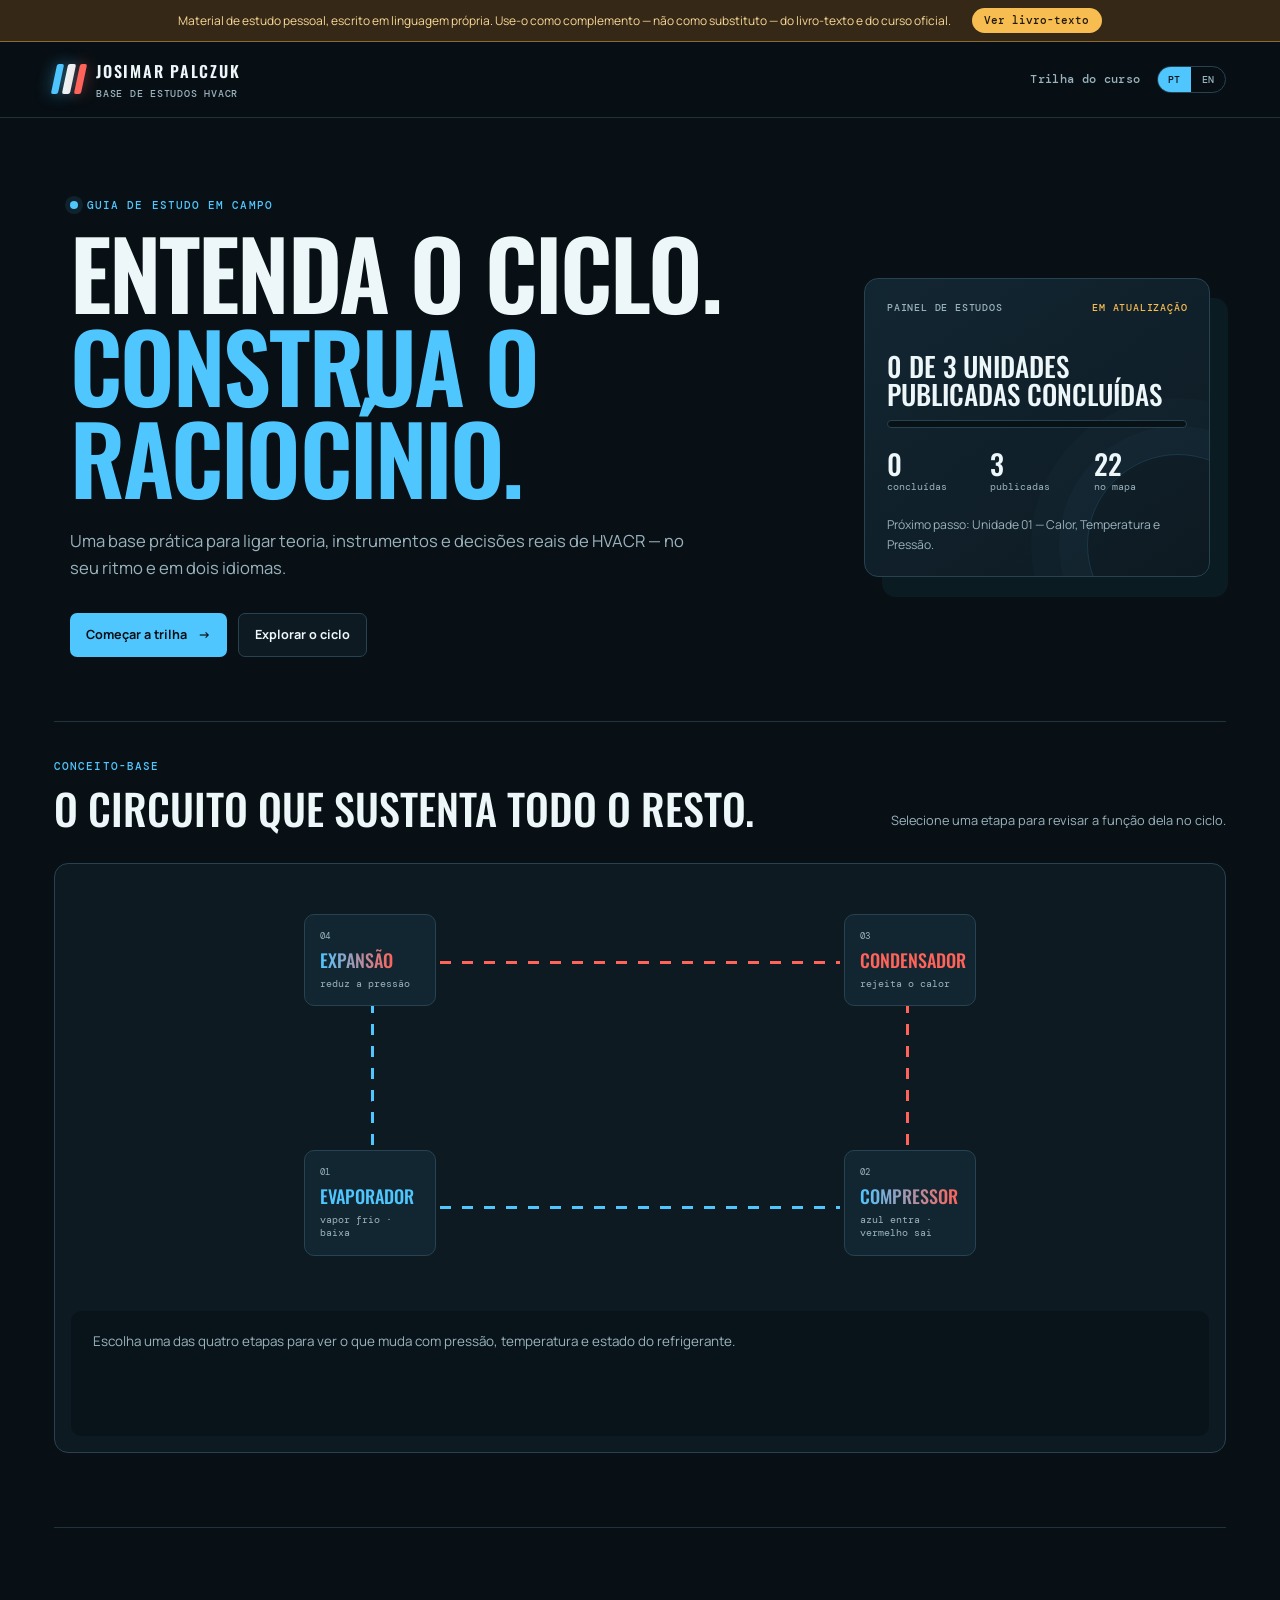
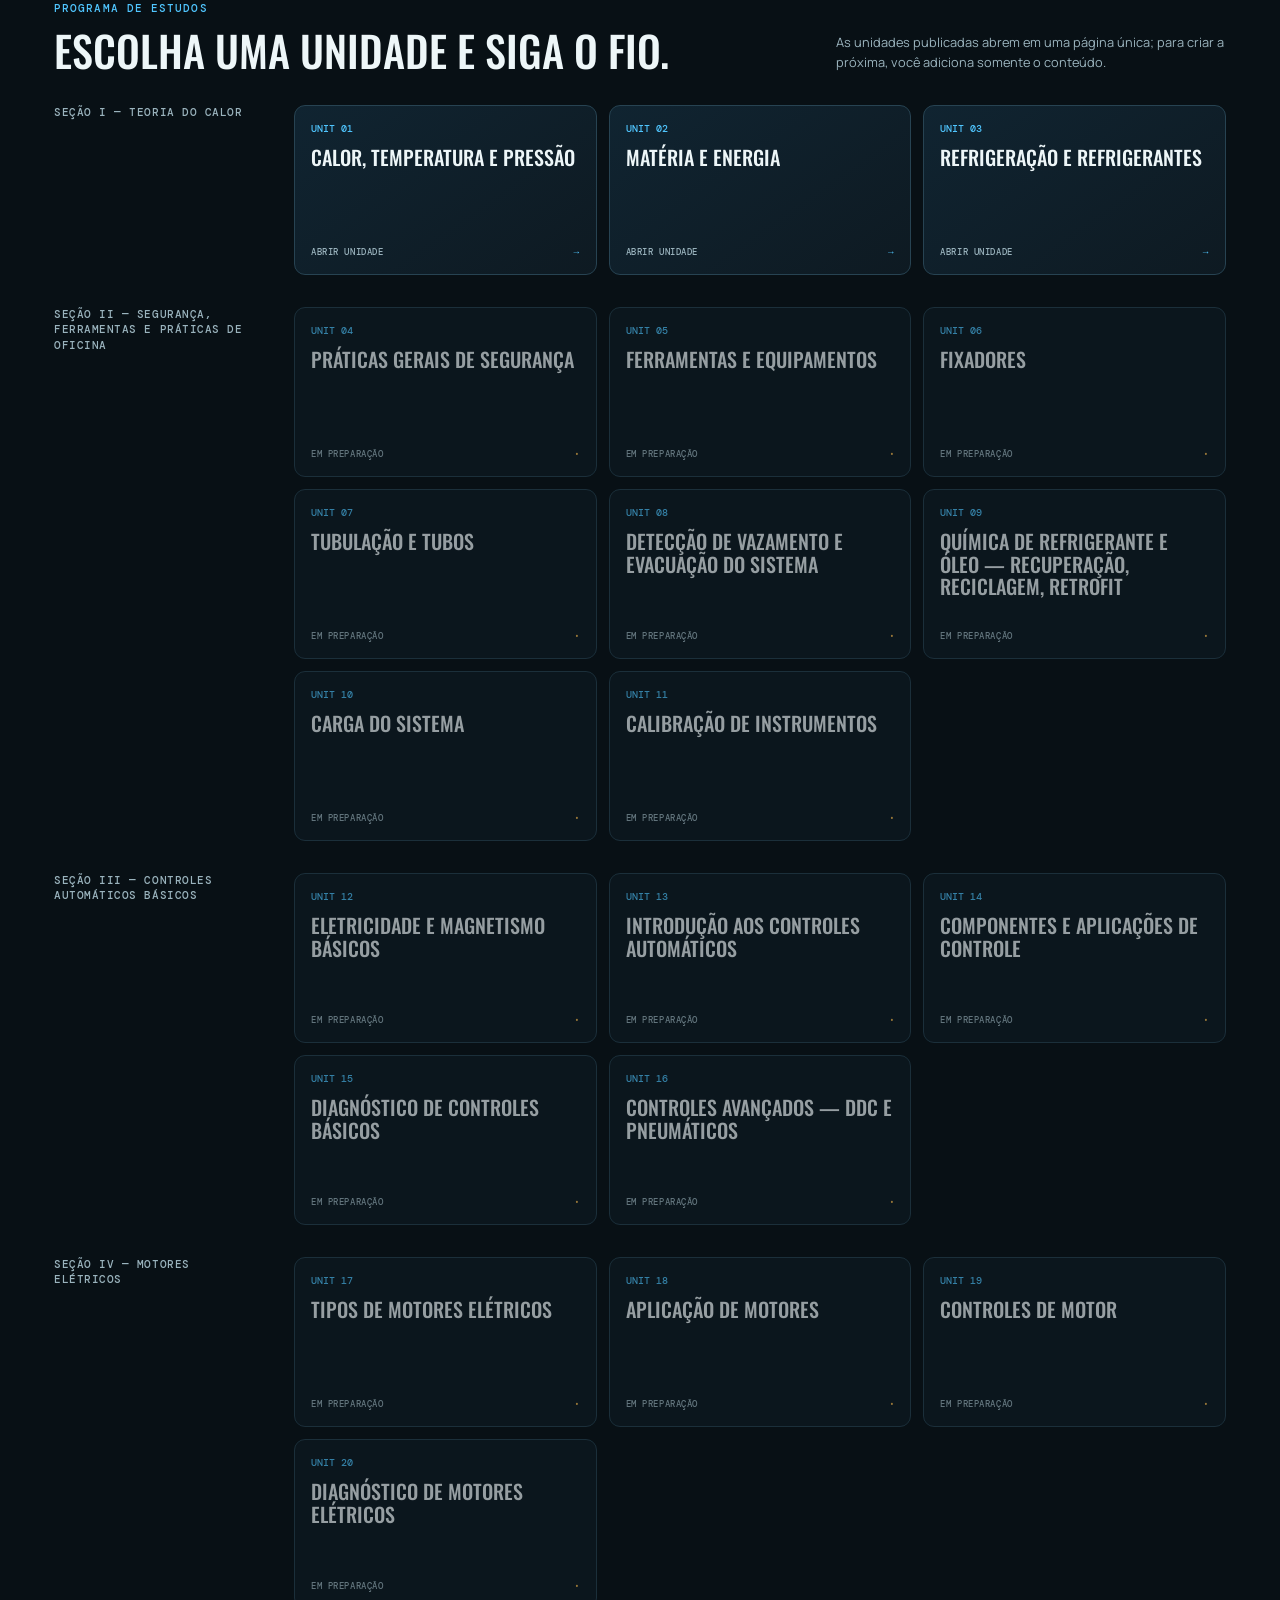
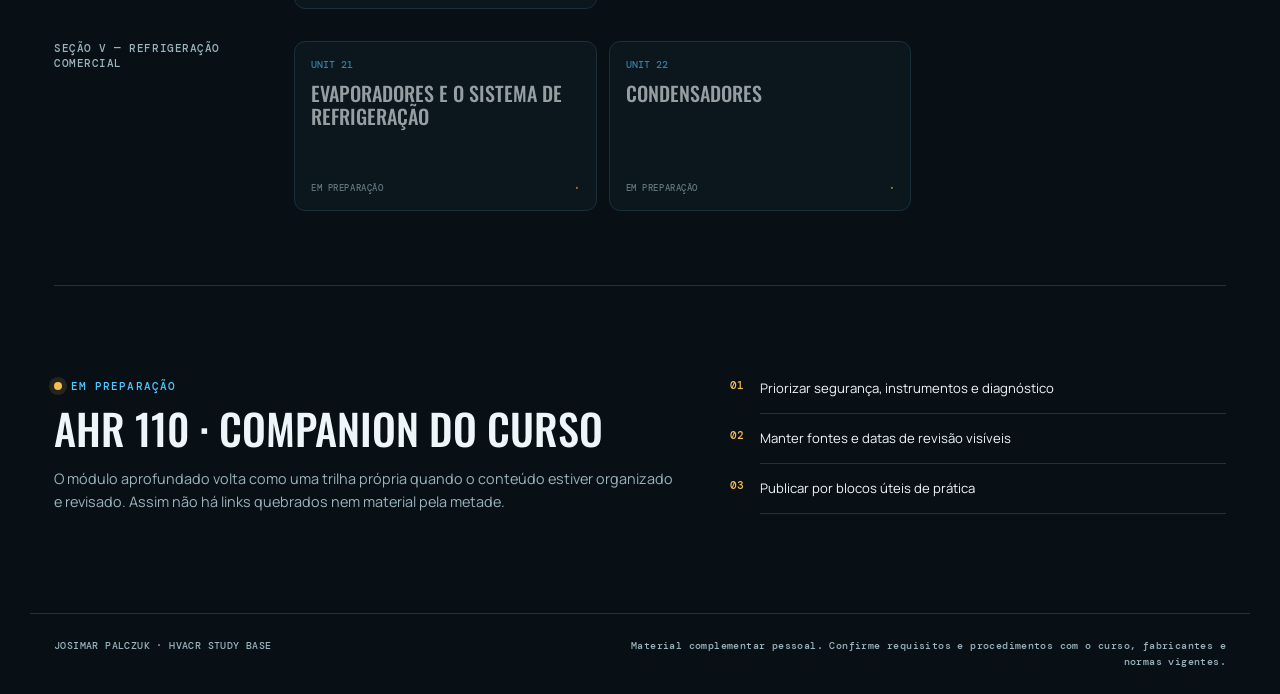
<file: index.html>
<!DOCTYPE html>
<html lang="pt-BR" id="htmlRoot">
<head>
  <meta charset="UTF-8">
  <meta name="viewport" content="width=device-width, initial-scale=1.0">
  <meta name="description" content="Base de estudos HVACR bilíngue, organizada por unidades, conceitos e prática.">
  <title>HVACR Study Base · Josimar Palczuk</title>
  <link rel="preconnect" href="https://fonts.googleapis.com">
  <link rel="preconnect" href="https://fonts.gstatic.com" crossorigin>
  <link href="https://fonts.googleapis.com/css2?family=DM+Mono:wght@400;500&family=Manrope:wght@400;500;600;700;800&family=Oswald:wght@500;600;700&display=swap" rel="stylesheet">
  <link rel="stylesheet" href="styles.css">
</head>
<body>
  <a class="skip-link" href="#mainContent" data-i18n="a11y.skip">Pular para o conteúdo</a>

  <div class="book-notice" role="note">
    <p data-i18n="banner.text">Material de estudo pessoal, escrito em linguagem própria. Use-o como complemento — não como substituto — do livro-texto e do curso oficial.</p>
    <a class="book-notice-link" href="https://www.amazon.com/dp/0357122275?ref=ppx_yo2ov_dt_b_fed_asin_title" target="_blank" rel="noopener noreferrer" data-i18n="banner.cta">Ver livro-texto</a>
  </div>

  <header class="site-header">
    <div class="header-inner">
      <a class="brand" href="index.html" aria-label="HVACR Study Base">
        <span class="brand-mark" aria-hidden="true"><i></i><i></i><i></i></span>
        <span>
          <strong>JOSIMAR PALCZUK</strong>
          <small data-i18n="brand.tagline">BASE DE ESTUDOS HVACR</small>
        </span>
      </a>
      <div class="header-actions">
        <a class="header-link" href="#roadmap" data-i18n="header.roadmap">Trilha do curso</a>
        <div class="lang-switch" role="group" aria-label="Language / Idioma">
          <button class="lang-btn" type="button" data-lang="pt">PT</button>
          <button class="lang-btn" type="button" data-lang="en">EN</button>
        </div>
      </div>
    </div>
  </header>

  <main id="mainContent">
    <section class="hero-shell">
      <div class="hero-copy">
        <p class="eyebrow"><span class="signal-dot"></span><span data-i18n="hero.eyebrow">GUIA DE ESTUDO EM CAMPO</span></p>
        <h1 data-i18n="hero.title">Entenda o ciclo.<br><span>Construa o raciocínio.</span></h1>
        <p class="hero-lede" data-i18n="hero.lede">Uma base prática para ligar teoria, instrumentos e decisões reais de HVACR — no seu ritmo e em dois idiomas.</p>
        <div class="hero-actions">
          <a class="button button-primary" id="continueUnit" href="unit.html?unit=01">
            <span data-i18n="hero.continue">Começar a trilha</span><span aria-hidden="true">→</span>
          </a>
          <a class="button button-quiet" href="#cycle" data-i18n="hero.explore">Explorar o ciclo</a>
        </div>
      </div>

      <aside class="dashboard-card" aria-label="Course progress">
        <div class="dashboard-heading">
          <span data-i18n="dashboard.eyebrow">PAINEL DE ESTUDOS</span>
          <span class="live-badge" data-i18n="dashboard.live">EM ATUALIZAÇÃO</span>
        </div>
        <p class="dashboard-title" id="studyStatus" data-i18n="dashboard.title">Seu mapa de progresso</p>
        <div class="dashboard-meter" aria-hidden="true"><span id="progressFill"></span></div>
        <div class="dashboard-stats">
          <div><strong id="completedUnits">0</strong><span data-i18n="dashboard.completed">concluídas</span></div>
          <div><strong id="availableUnits">3</strong><span data-i18n="dashboard.available">publicadas</span></div>
          <div><strong id="totalUnits">22</strong><span data-i18n="dashboard.total">no mapa</span></div>
        </div>
        <p class="dashboard-note" id="nextUnitNote"></p>
      </aside>
    </section>

    <section class="cycle-section cycle-section-primary" id="cycle" aria-labelledby="cycleTitle">
      <div class="section-heading compact-heading">
        <div>
          <p class="eyebrow" data-i18n="cycle.eyebrow">CONCEITO-BASE</p>
          <h2 id="cycleTitle" data-i18n="cycle.title">O circuito que sustenta todo o resto.</h2>
        </div>
        <p class="section-note" data-i18n="cycle.note">Selecione uma etapa para revisar a função dela no ciclo.</p>
      </div>
      <div class="cycle-console">
        <div class="cycle-square" aria-label="Refrigeration cycle">
          <span class="cycle-flow flow-top" aria-hidden="true"></span>
          <span class="cycle-flow flow-right" aria-hidden="true"></span>
          <span class="cycle-flow flow-bottom" aria-hidden="true"></span>
          <span class="cycle-flow flow-left" aria-hidden="true"></span>

          <button class="cycle-node node-valve mixed" type="button" data-cycle="valve"><span>04</span><b data-i18n="cycle.valve.name">Expansão</b><small data-i18n="cycle.valve.short">reduz a pressão</small></button>
          <button class="cycle-node node-condenser high" type="button" data-cycle="condenser"><span>03</span><b data-i18n="cycle.condenser.name">Condensador</b><small data-i18n="cycle.condenser.short">rejeita o calor</small></button>
          <button class="cycle-node node-compressor mixed" type="button" data-cycle="compressor"><span>02</span><b data-i18n="cycle.compressor.name">Compressor</b><small data-i18n="cycle.compressor.short">azul entra · vermelho sai</small></button>
          <button class="cycle-node node-evaporator low" type="button" data-cycle="evaporator"><span>01</span><b data-i18n="cycle.evaporator.name">Evaporador</b><small data-i18n="cycle.evaporator.short">vapor frio · baixa</small></button>
        </div>
        <div class="cycle-detail" id="cycleDetail" aria-live="polite">
          <p class="cycle-detail-empty" data-i18n="cycle.hint">Escolha uma das quatro etapas para ver o que muda com pressão, temperatura e estado do refrigerante.</p>
        </div>
      </div>
    </section>

    <section class="course-section" id="roadmap" aria-labelledby="roadmapTitle">
      <div class="section-heading">
        <div>
          <p class="eyebrow" data-i18n="roadmap.eyebrow">PROGRAMA DE ESTUDOS</p>
          <h2 id="roadmapTitle" data-i18n="roadmap.title">Escolha uma unidade e siga o fio.</h2>
        </div>
        <p class="section-note" data-i18n="roadmap.note">As unidades publicadas abrem em uma página única; para criar a próxima, você adiciona somente o conteúdo.</p>
      </div>
      <div class="course-map" id="courseMap"></div>
    </section>

    <section class="companion-section" aria-labelledby="companionTitle">
      <div class="companion-copy">
        <p class="eyebrow"><span class="amber-dot"></span><span data-i18n="companion.eyebrow">EM PREPARAÇÃO</span></p>
        <h2 id="companionTitle" data-i18n="companion.title">AHR 110 · Companion do curso</h2>
        <p data-i18n="companion.text">O módulo aprofundado volta como uma trilha própria quando o conteúdo estiver organizado e revisado. Assim não há links quebrados nem material pela metade.</p>
      </div>
      <div class="companion-checklist">
        <span>01</span><p data-i18n="companion.item1">Priorizar segurança, instrumentos e diagnóstico</p>
        <span>02</span><p data-i18n="companion.item2">Manter fontes e datas de revisão visíveis</p>
        <span>03</span><p data-i18n="companion.item3">Publicar por blocos úteis de prática</p>
      </div>
    </section>
  </main>

  <footer class="site-footer">
    <p>JOSIMAR PALCZUK · HVACR STUDY BASE</p>
    <p data-i18n="footer.text">Material complementar pessoal. Confirme requisitos e procedimentos com o curso, fabricantes e normas vigentes.</p>
  </footer>

  <script src="units-data.js"></script>
  <script src="script.js"></script>
</body>
</html>
</file>
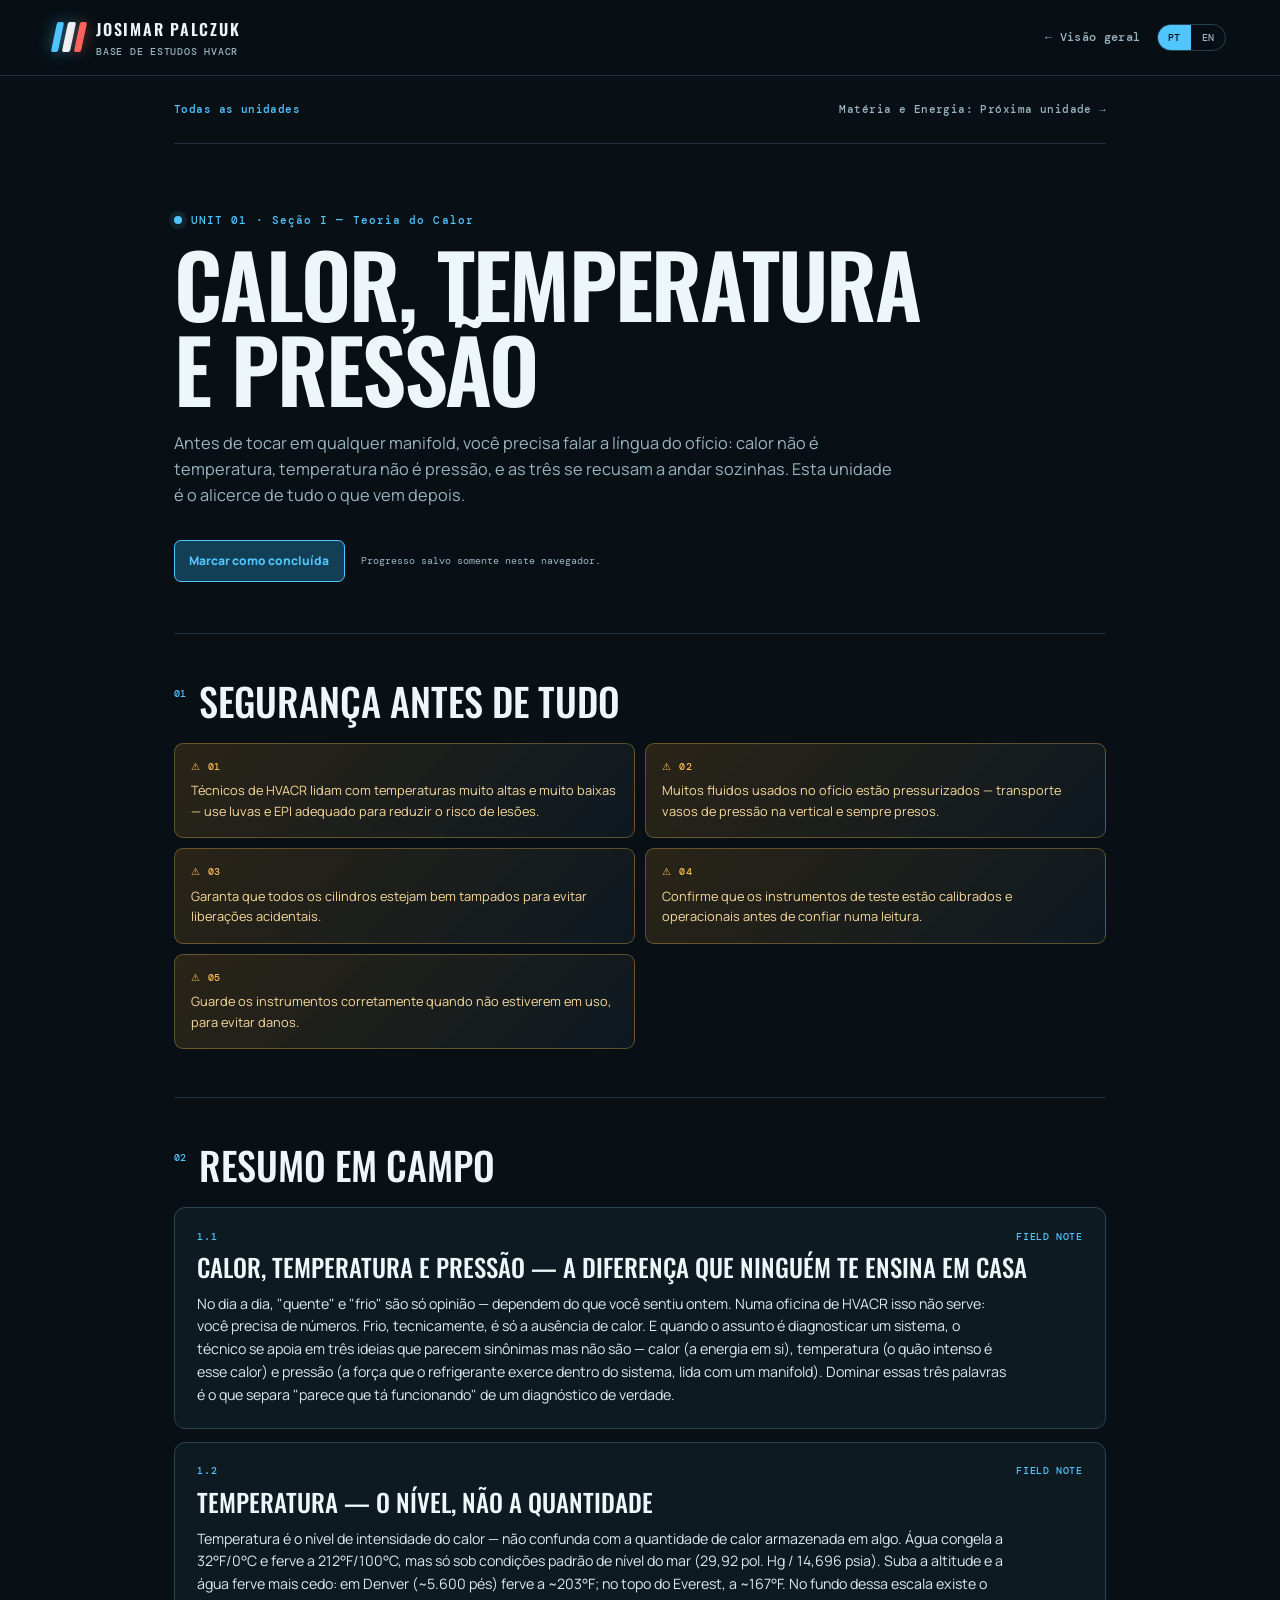
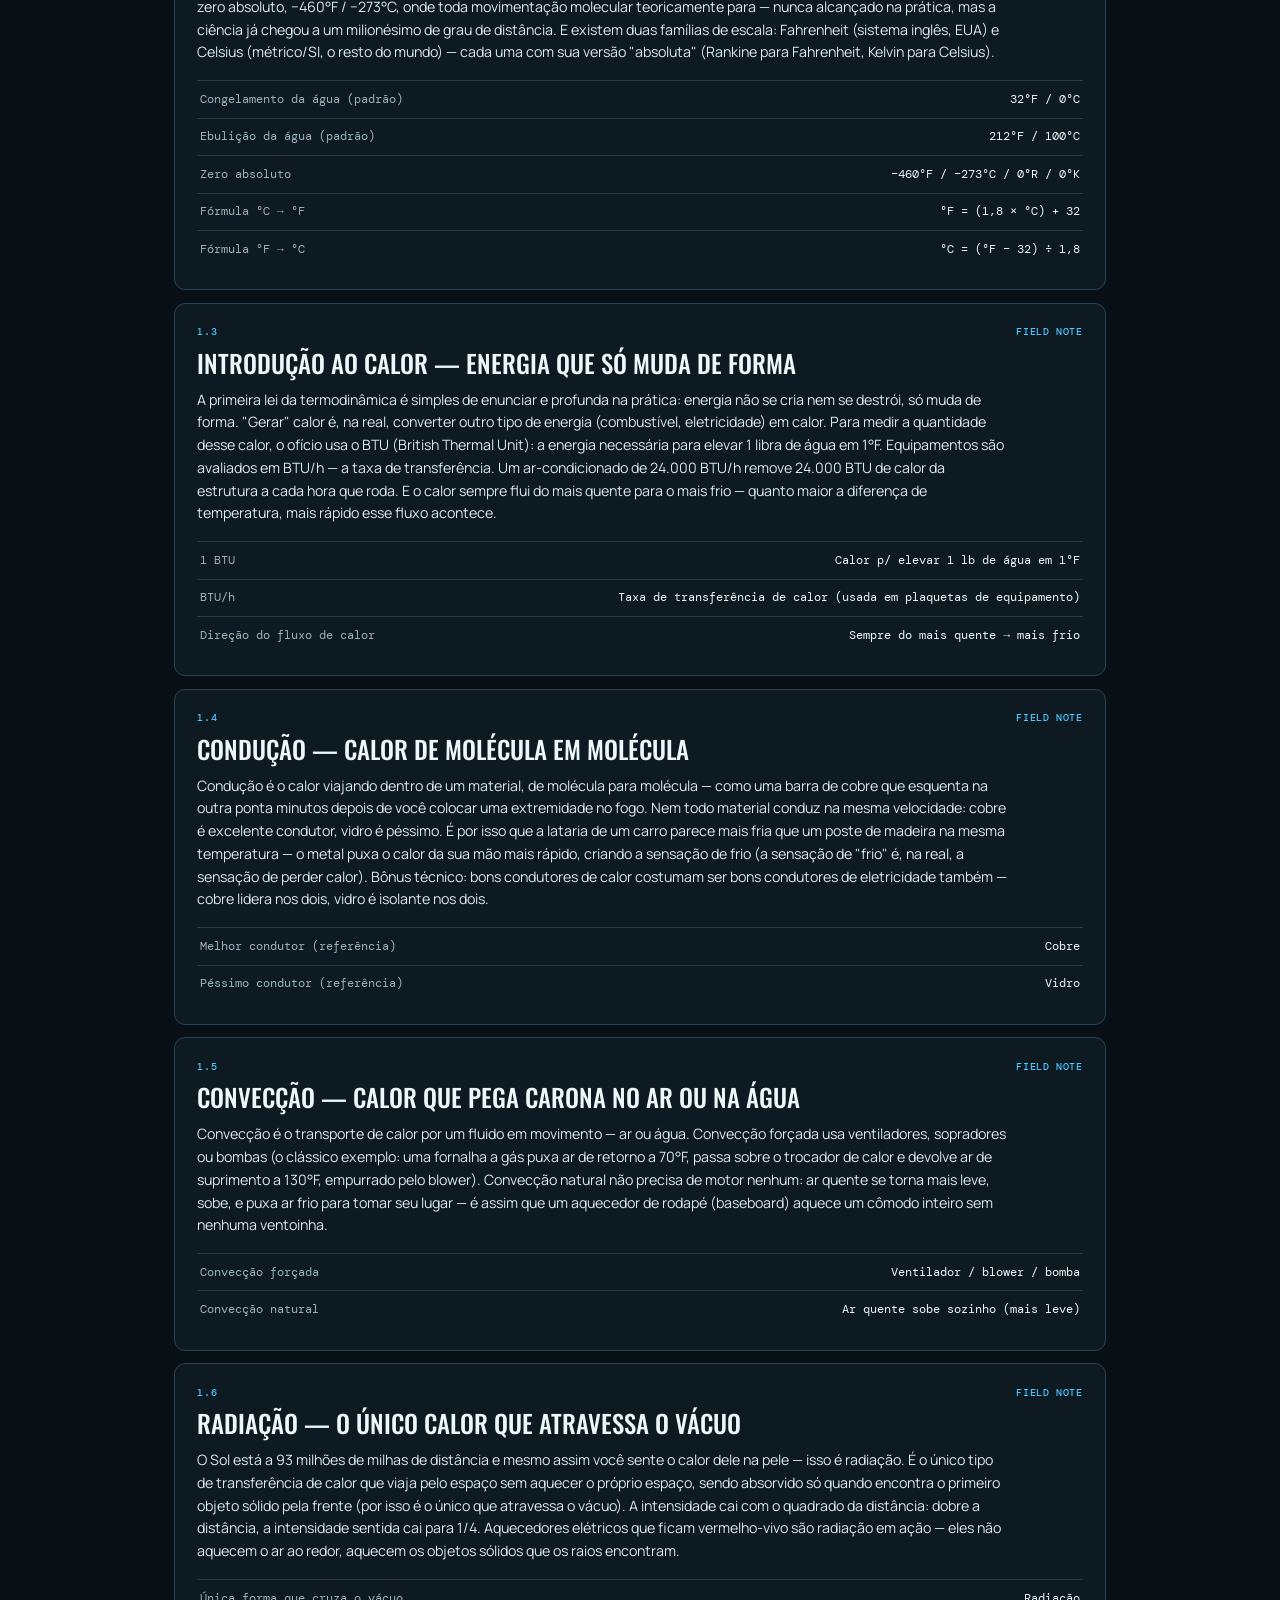
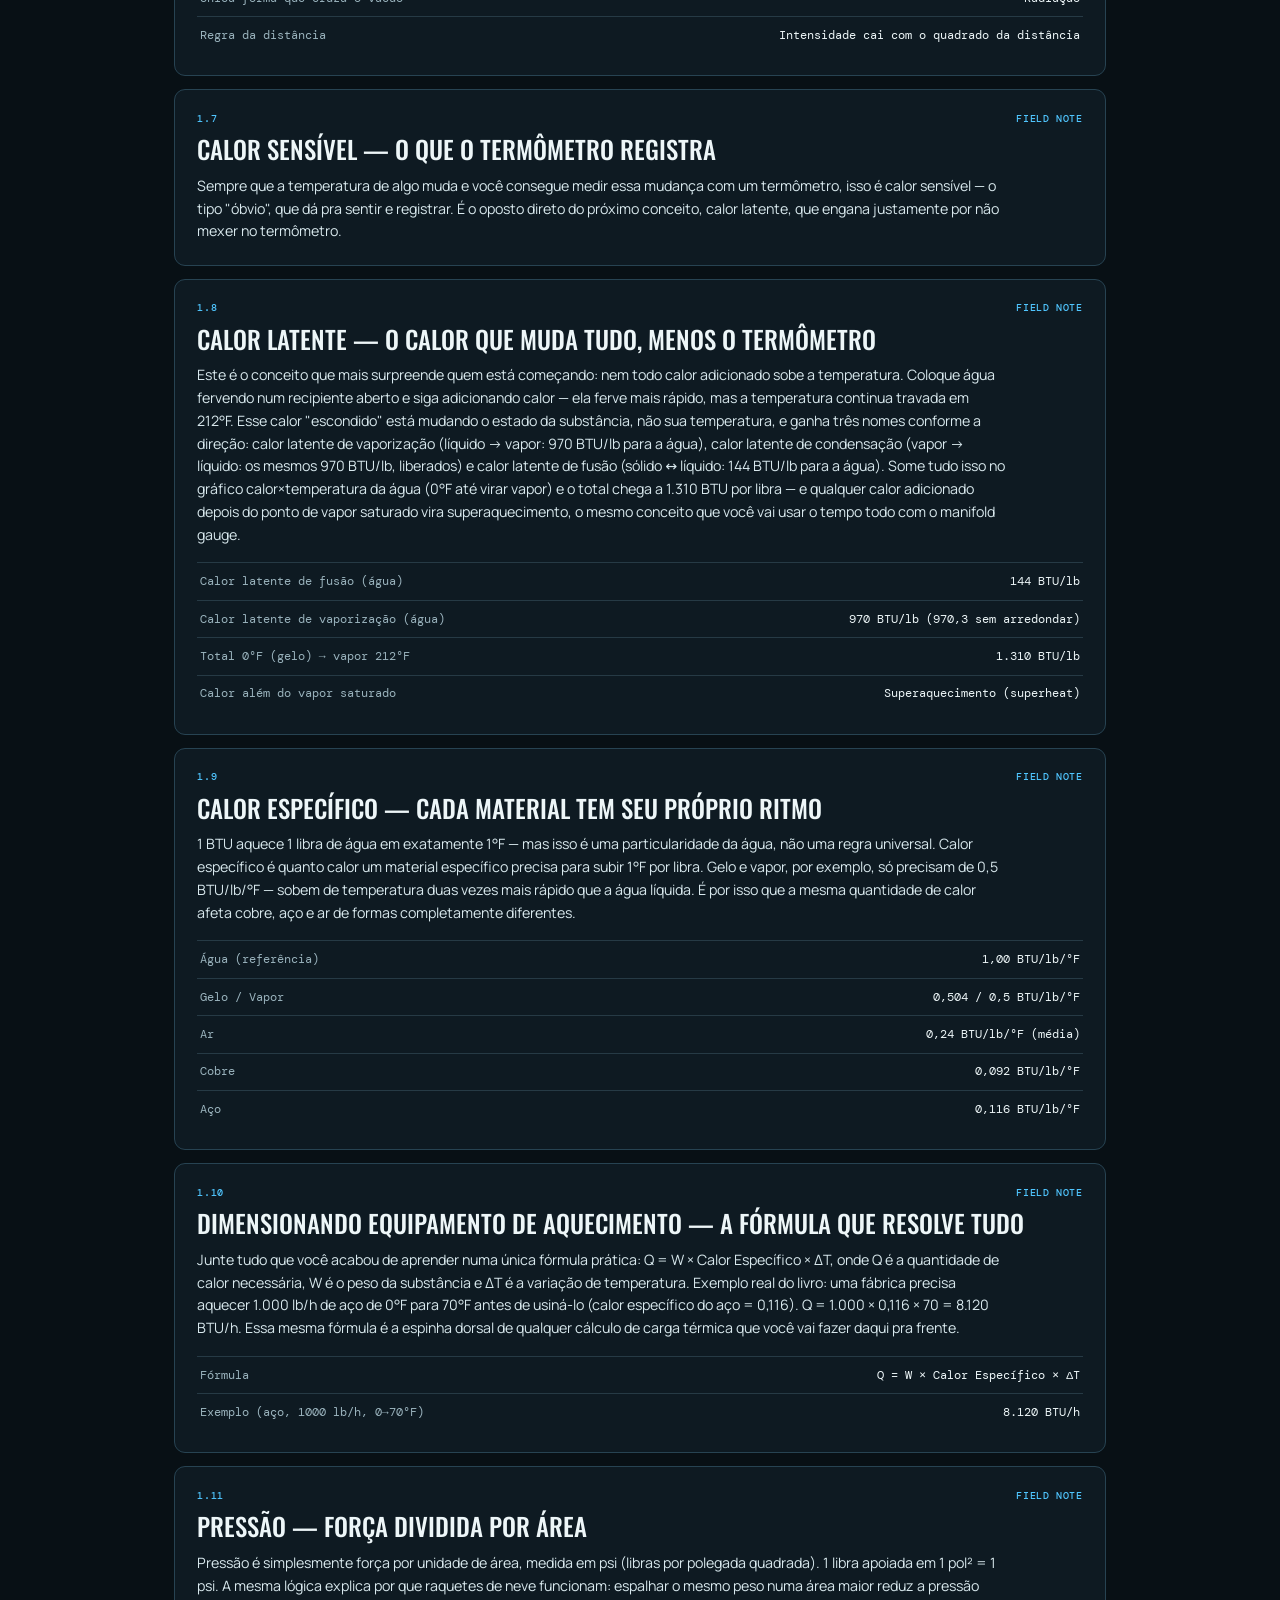
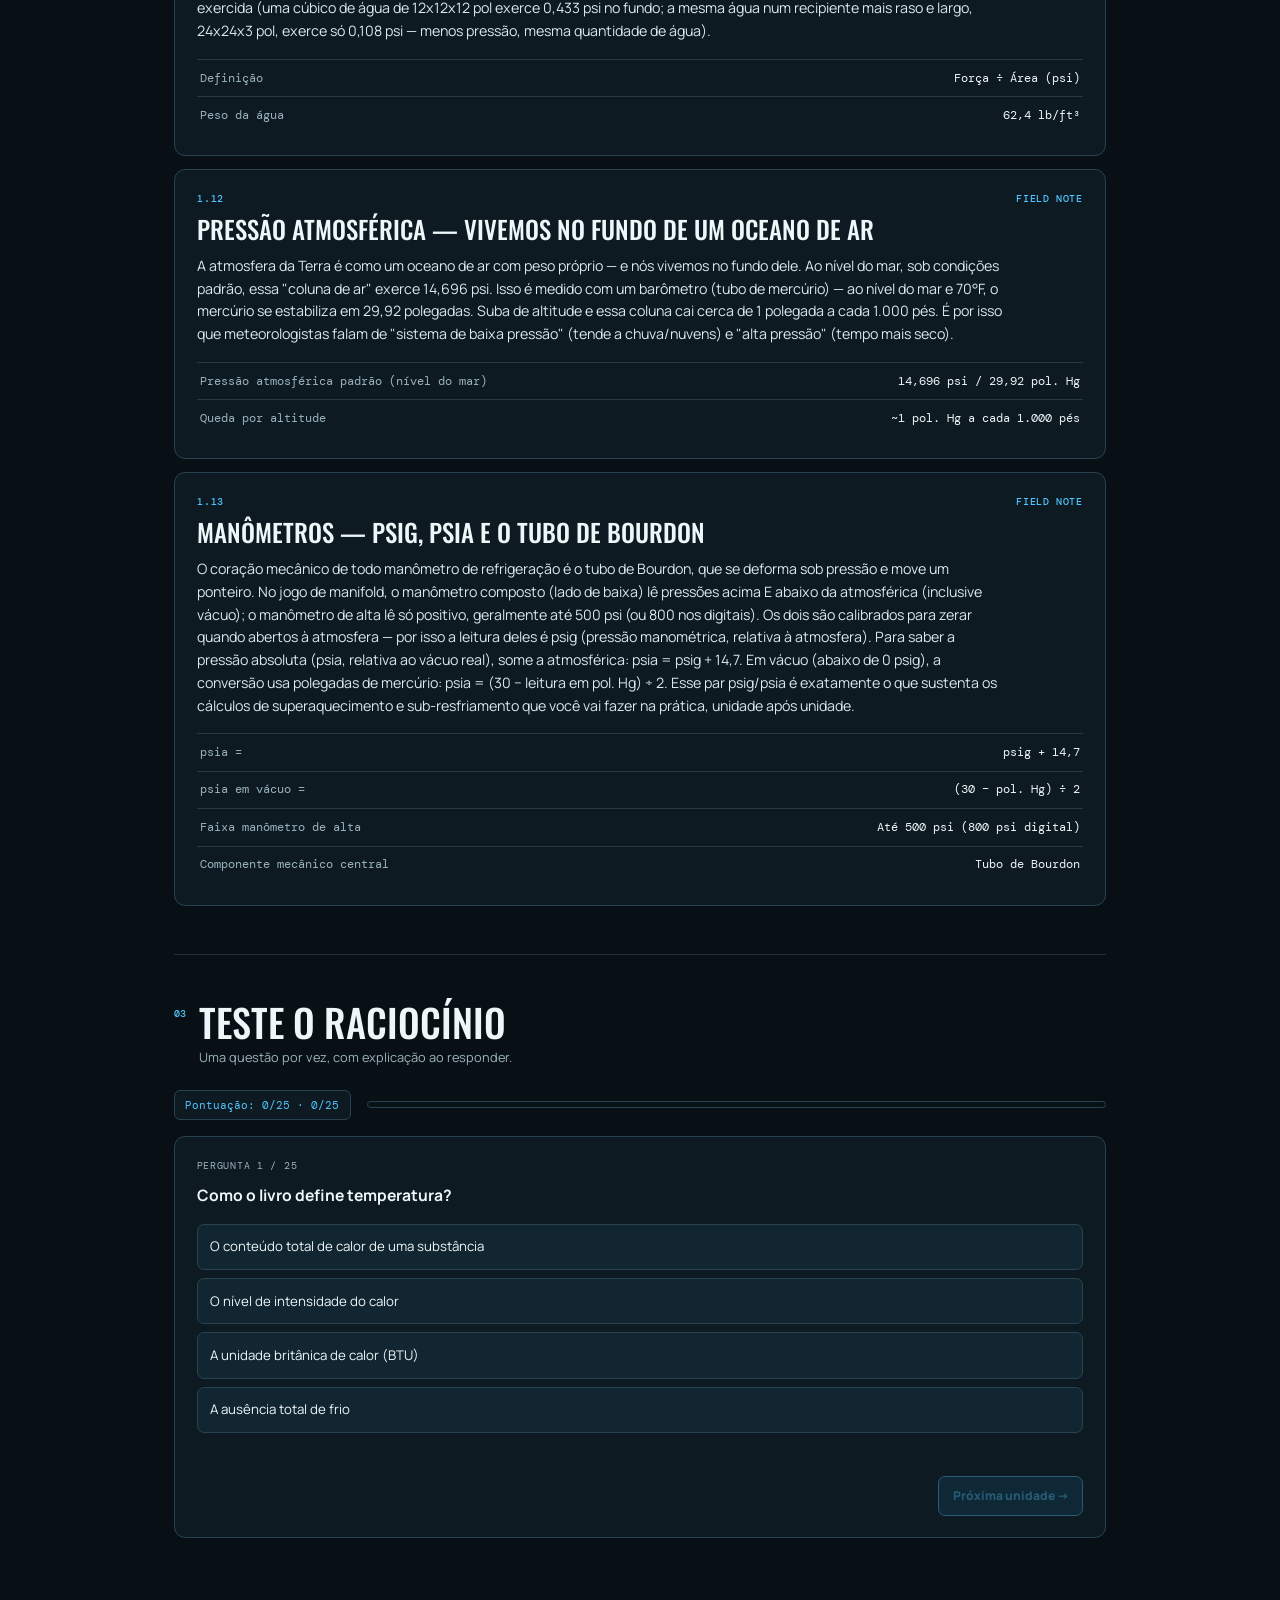
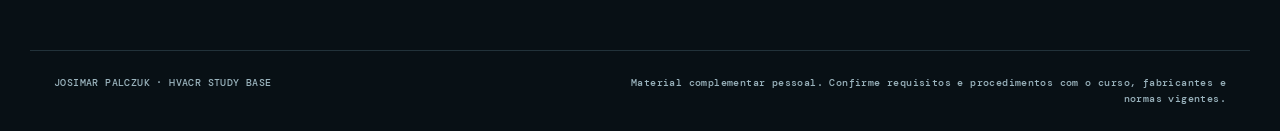
<file: unit-01.html>
<!doctype html>
<html lang="pt-BR"><head>
  <meta charset="utf-8">
  <meta http-equiv="refresh" content="0; url=unit.html?unit=01">
  <link rel="canonical" href="unit.html?unit=01">
  <title>Redirecionando…</title>
</head><body>
  <p><a href="unit.html?unit=01">Abrir Unidade 01</a></p>
  <script>window.location.replace('unit.html?unit=01');</script>
</body></html>
</file>
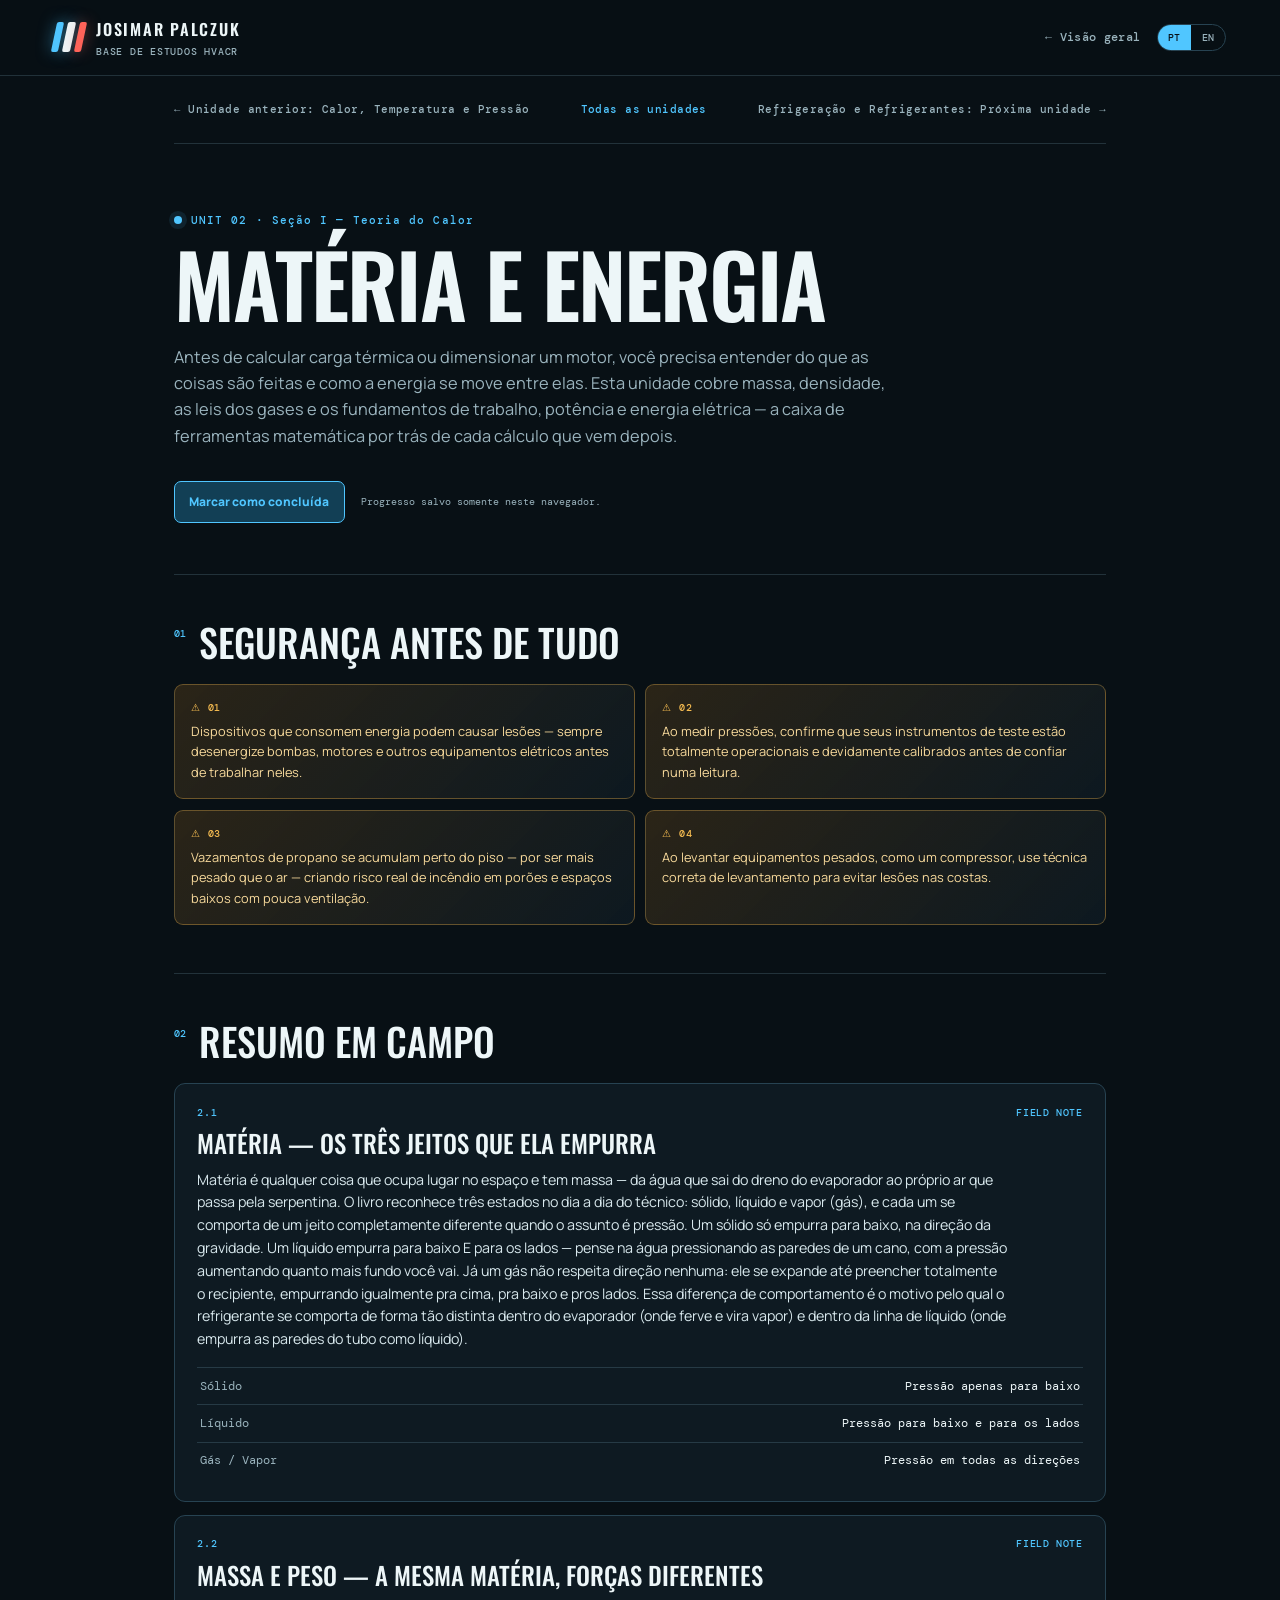
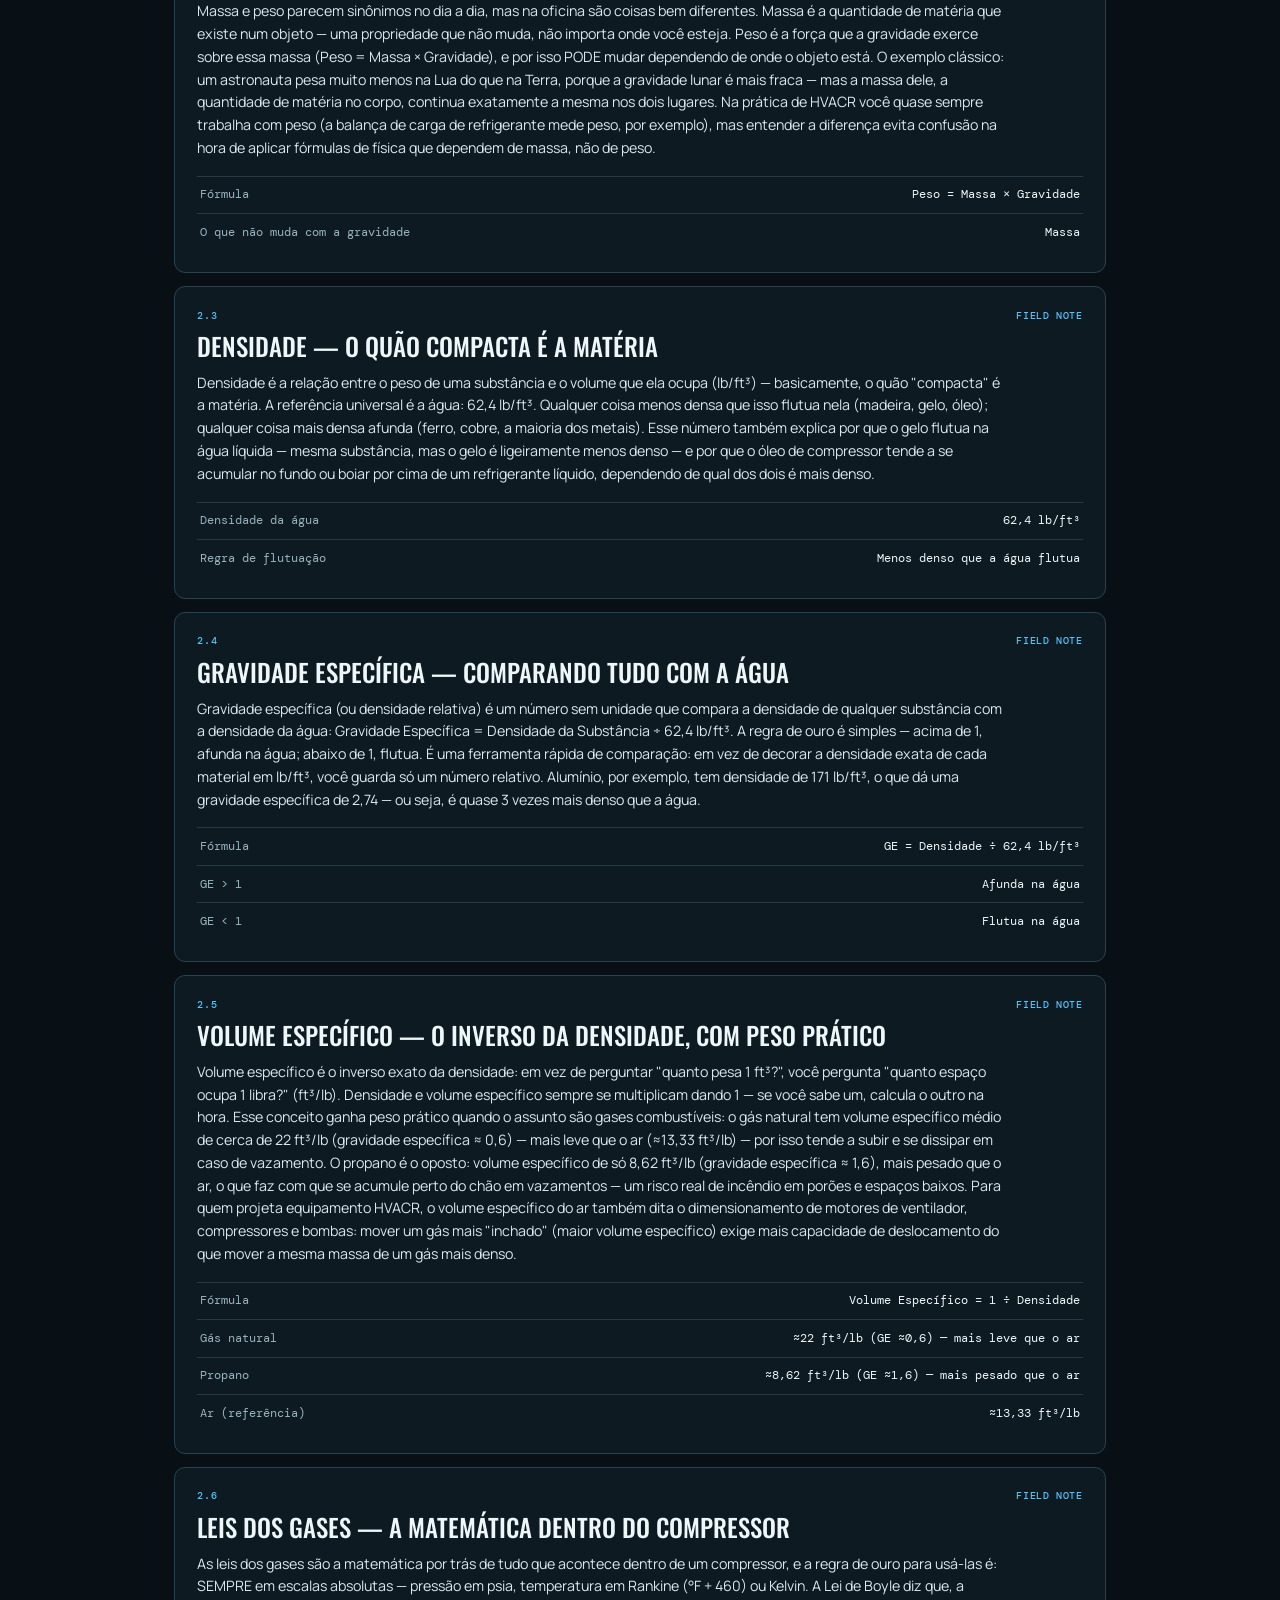
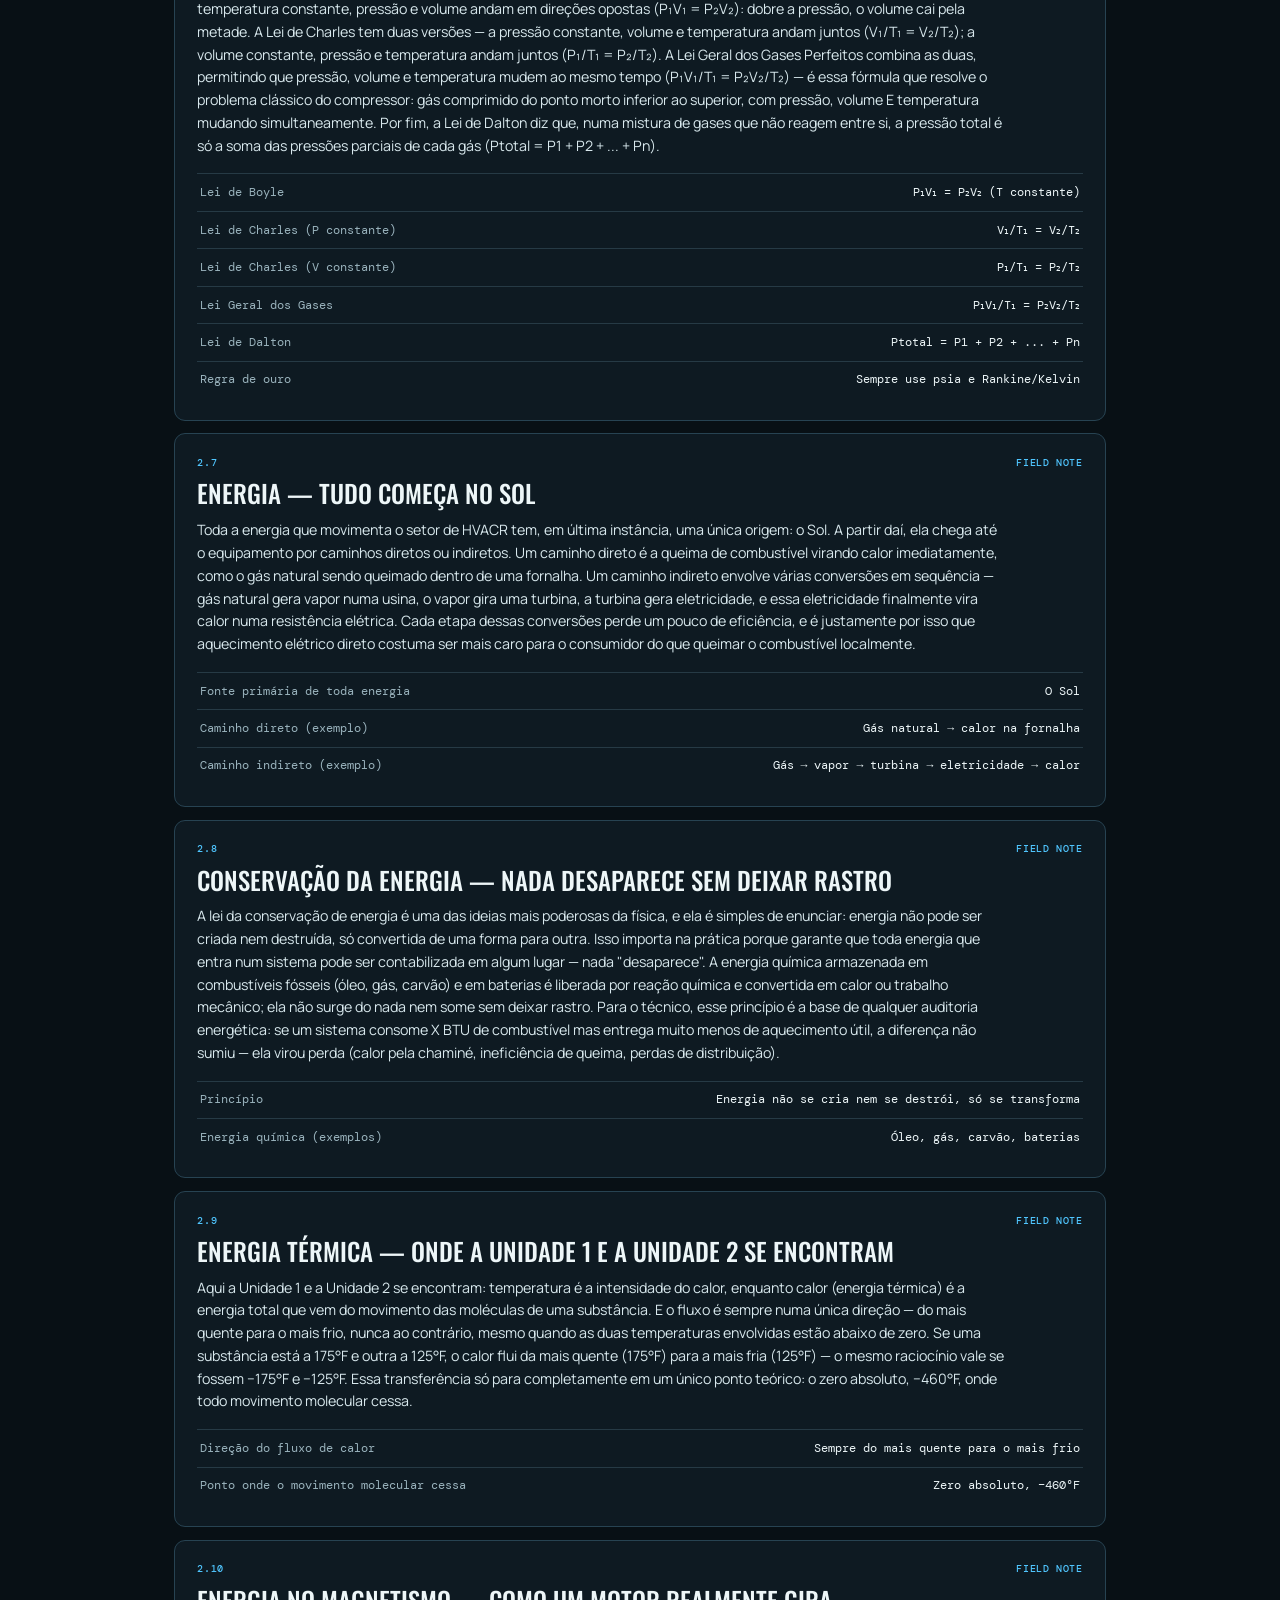
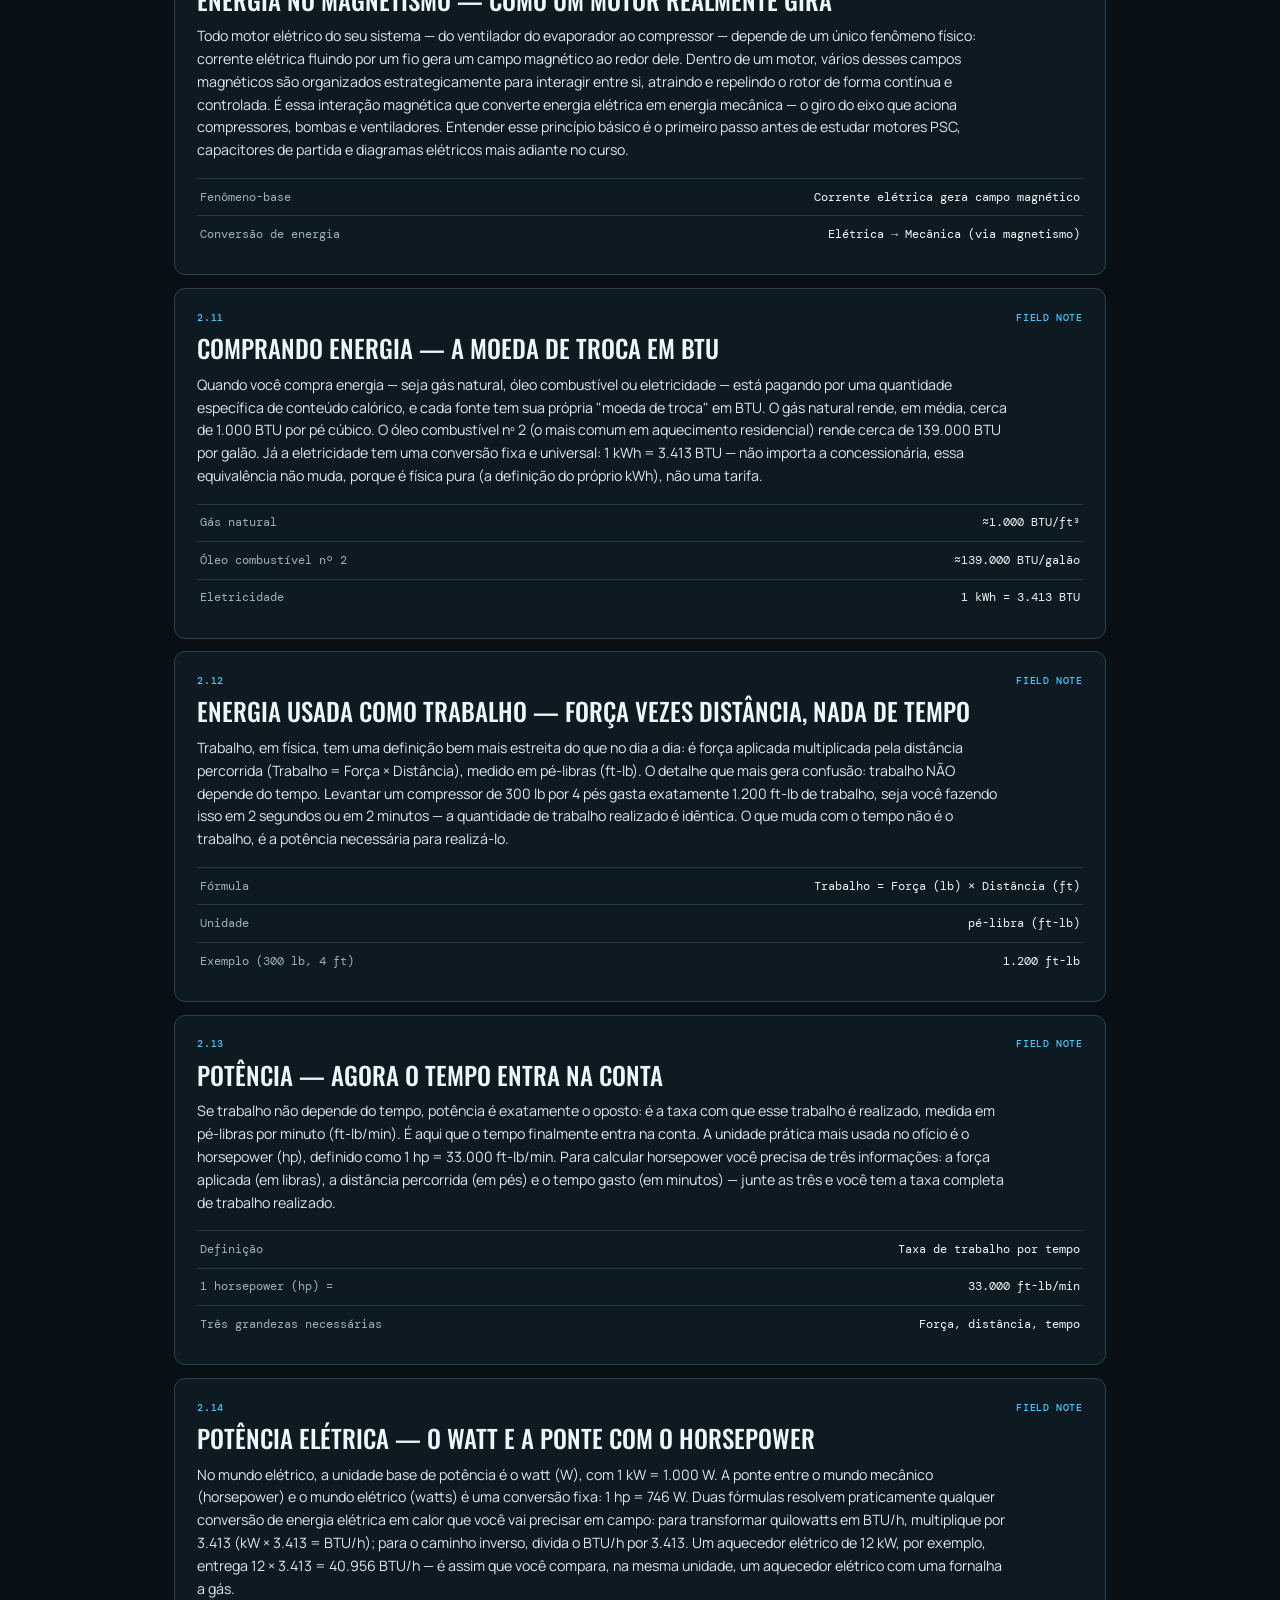
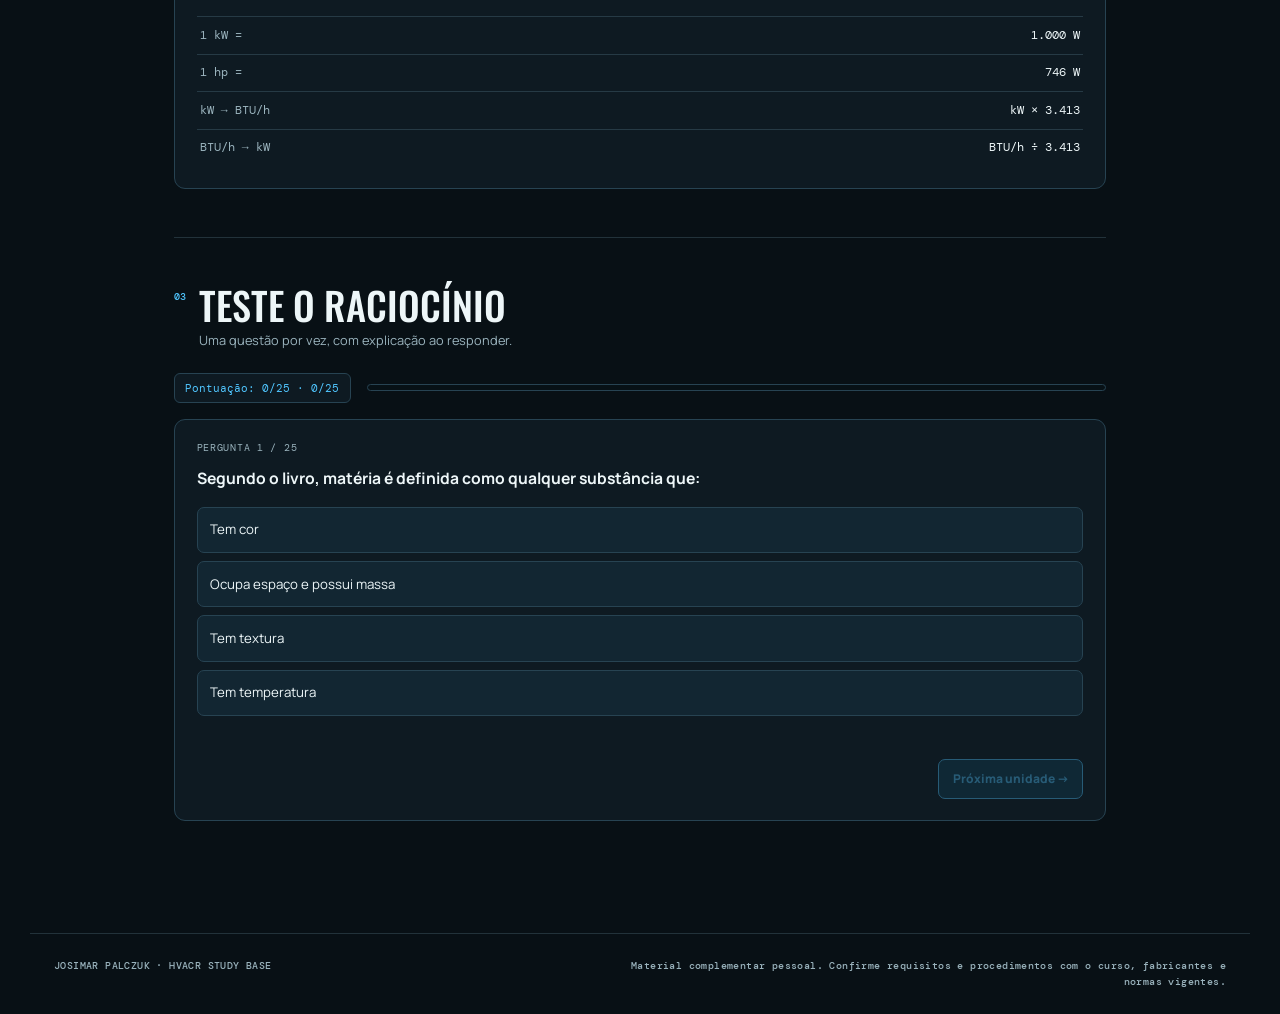
<file: unit-02.html>
<!doctype html>
<html lang="pt-BR"><head>
  <meta charset="utf-8">
  <meta http-equiv="refresh" content="0; url=unit.html?unit=02">
  <link rel="canonical" href="unit.html?unit=02">
  <title>Redirecionando…</title>
</head><body>
  <p><a href="unit.html?unit=02">Abrir Unidade 02</a></p>
  <script>window.location.replace('unit.html?unit=02');</script>
</body></html>
</file>
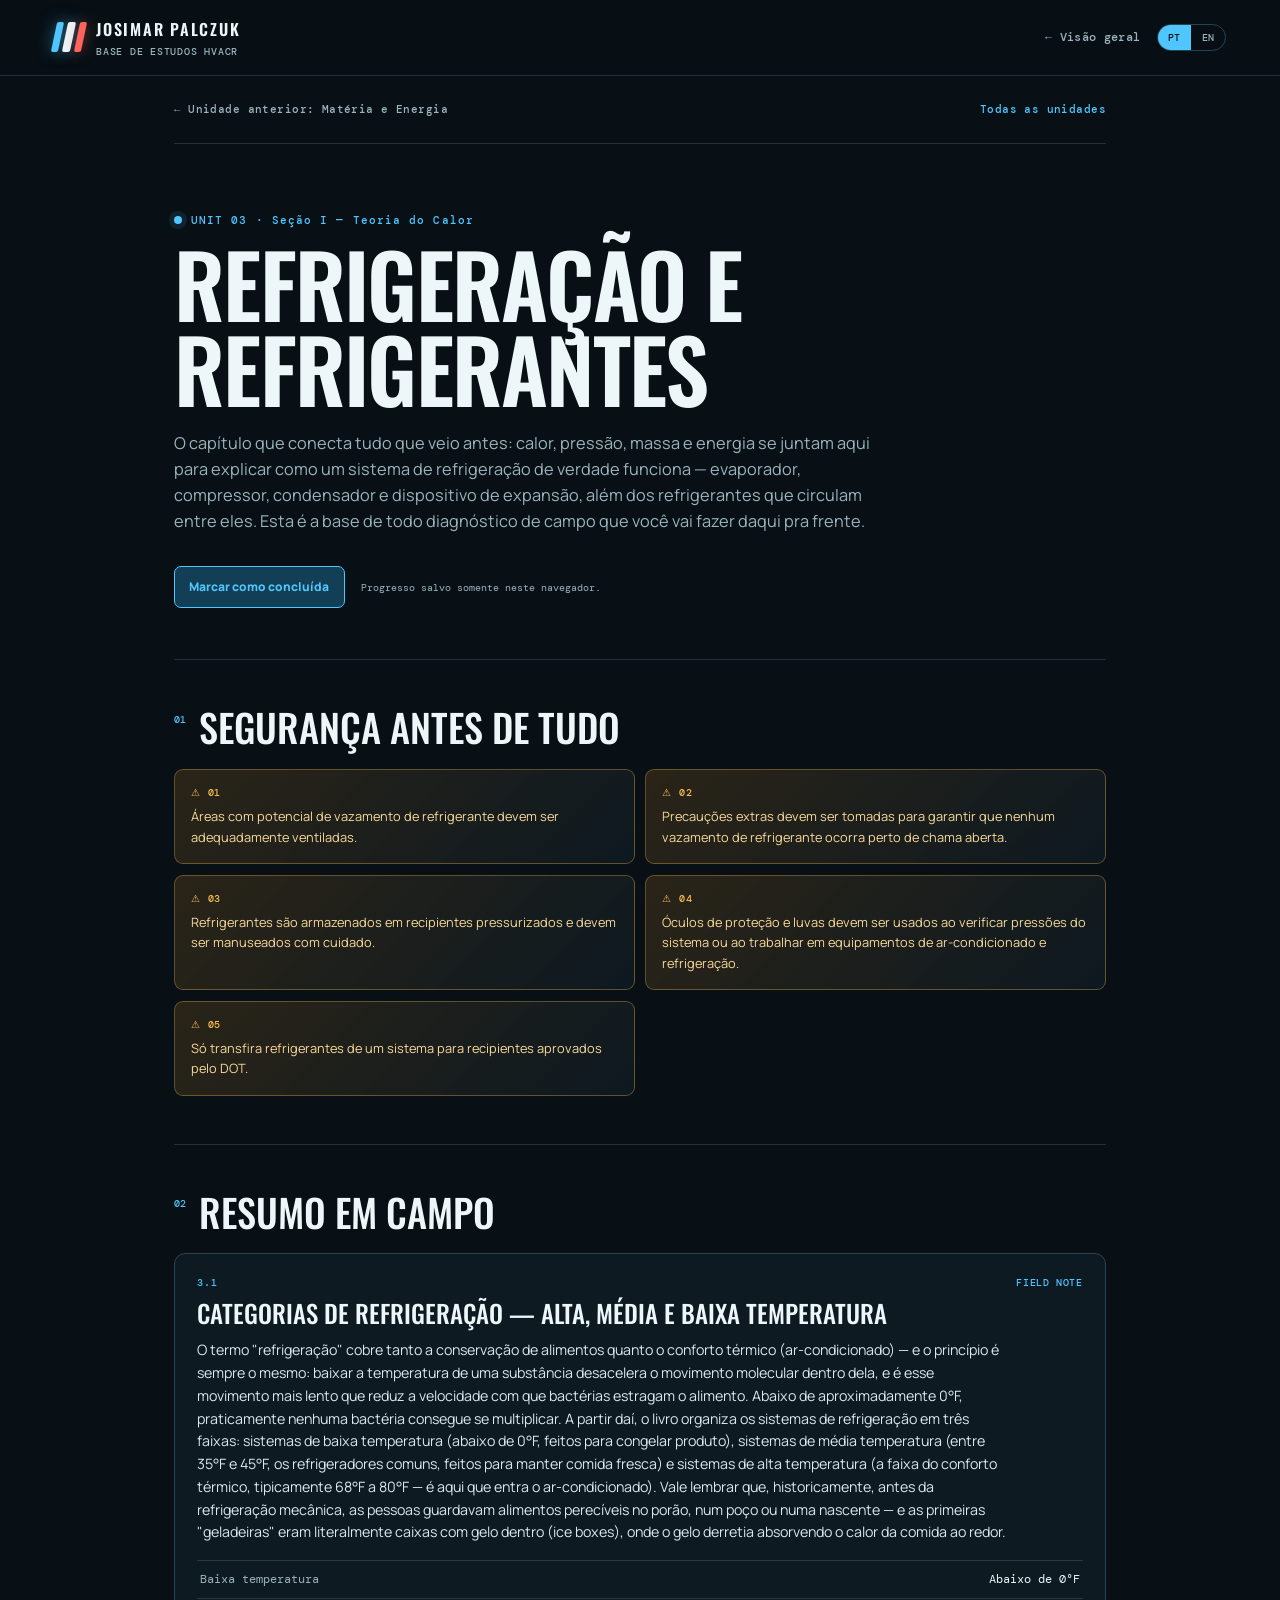
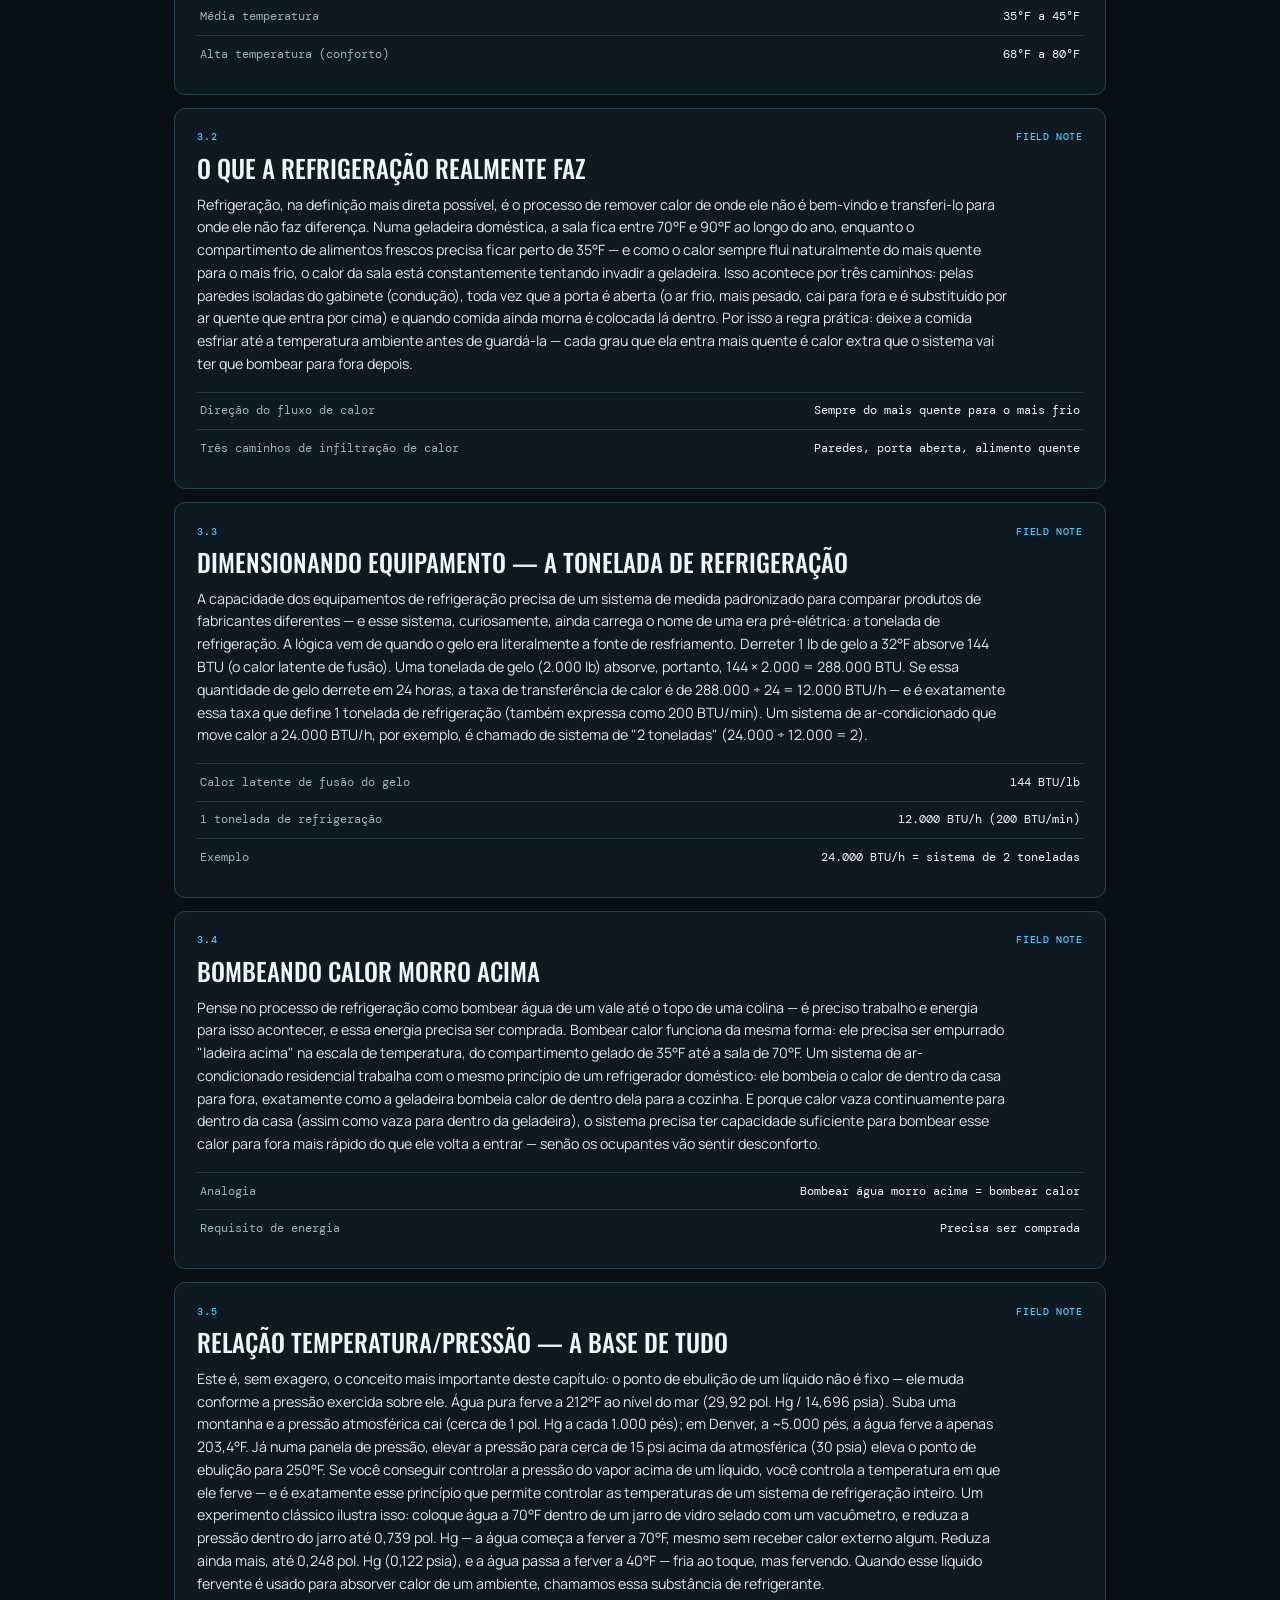
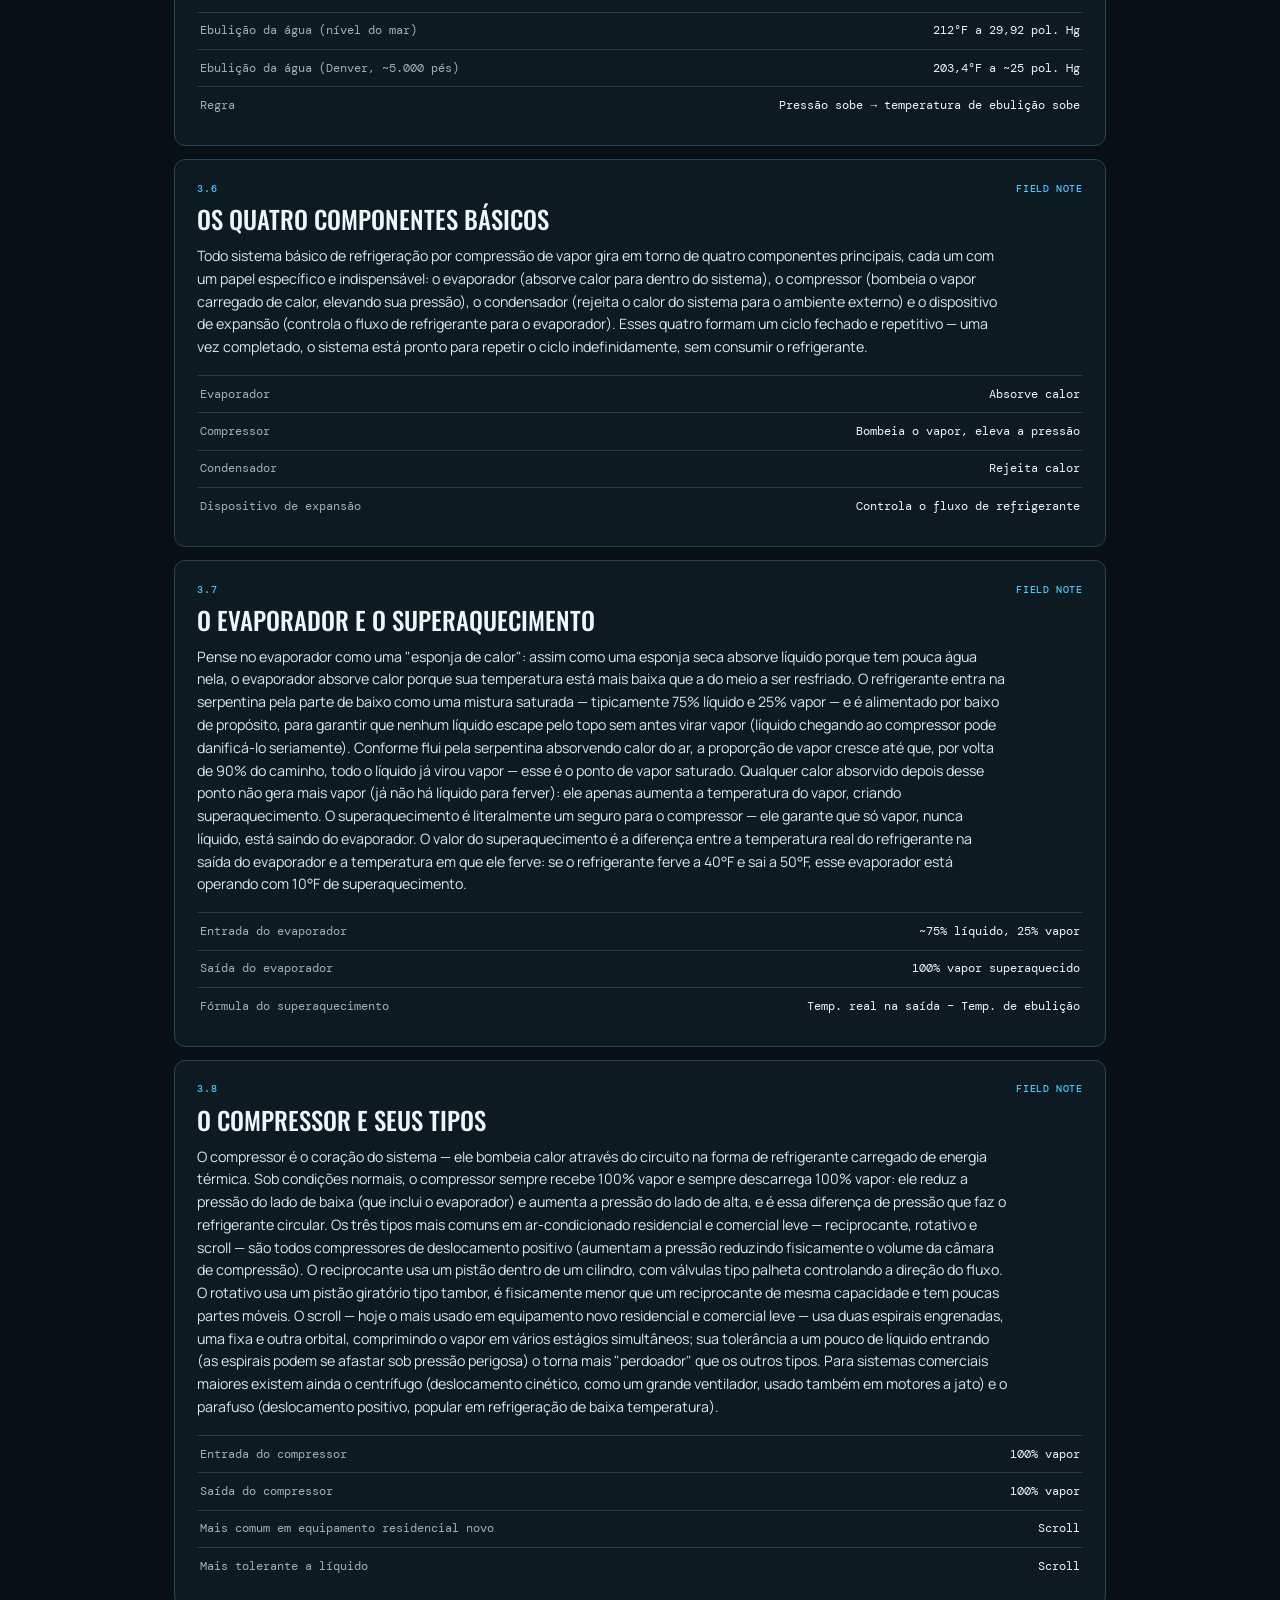
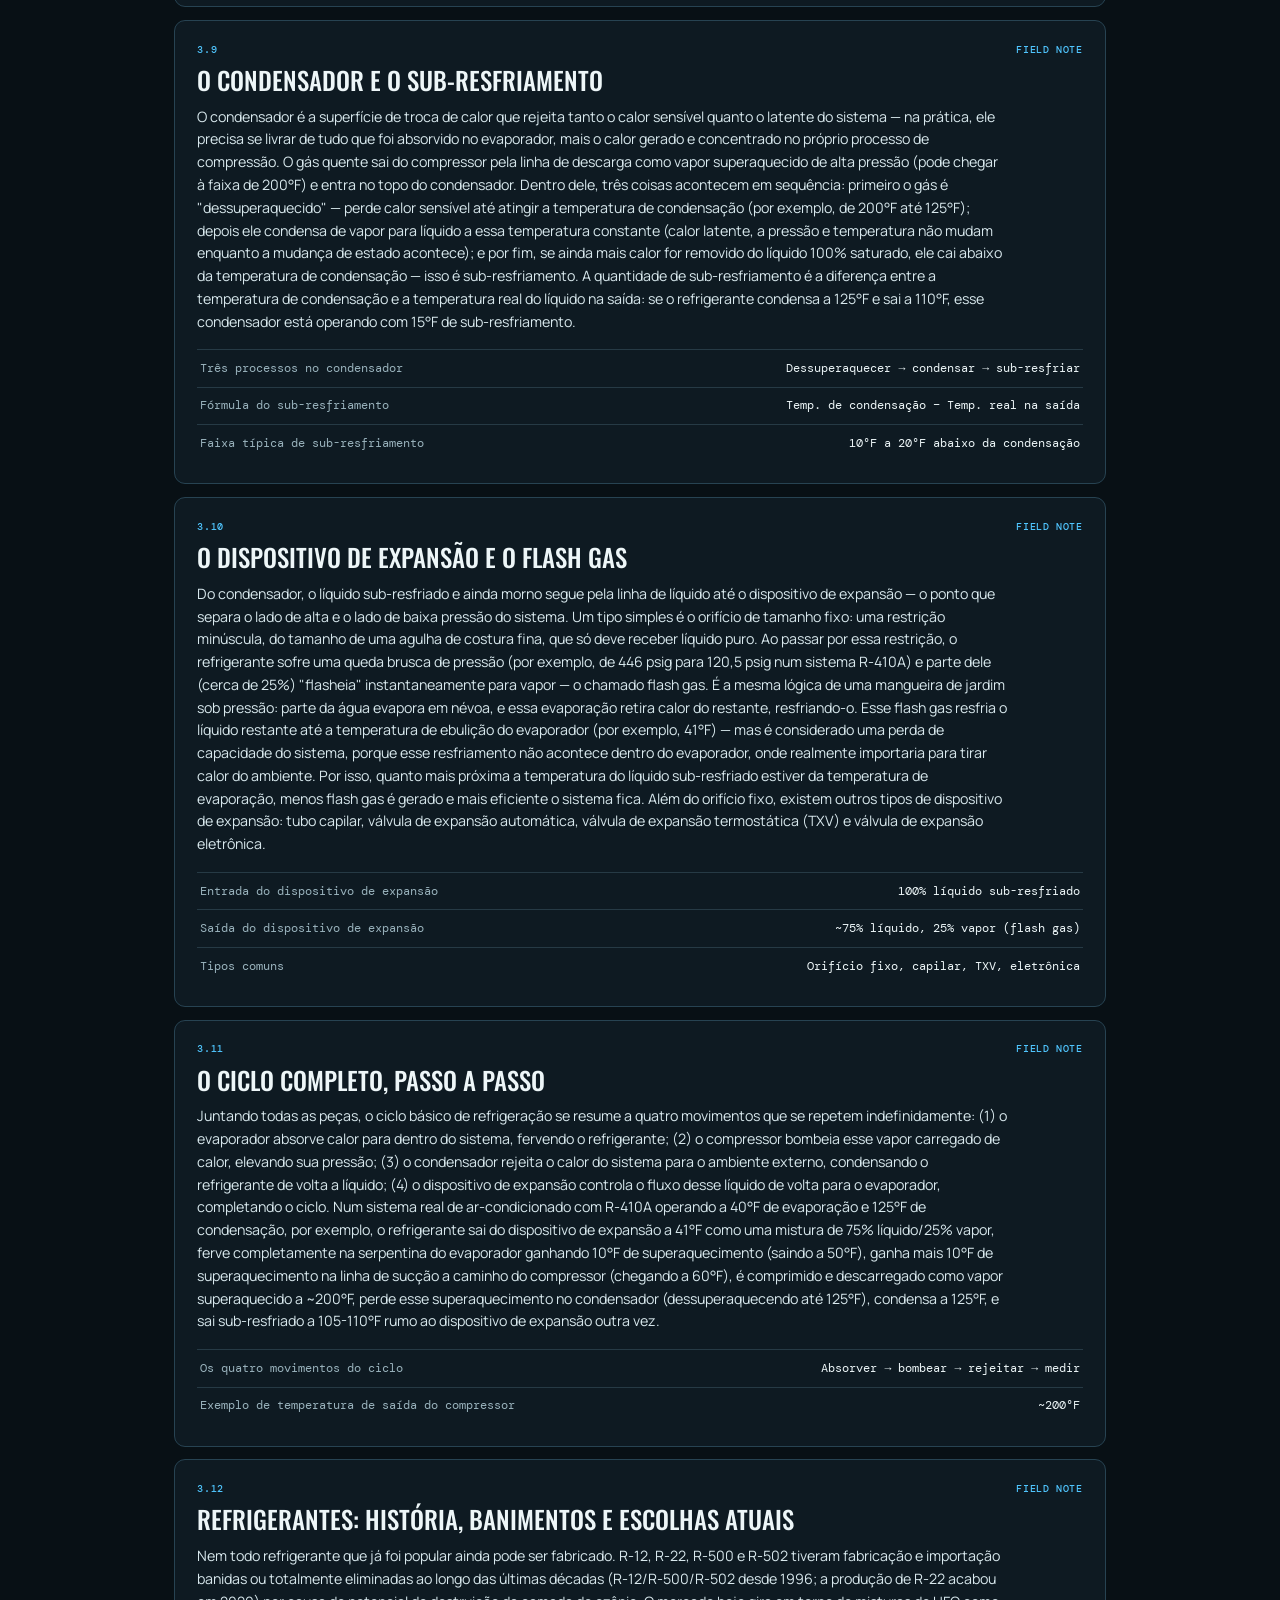
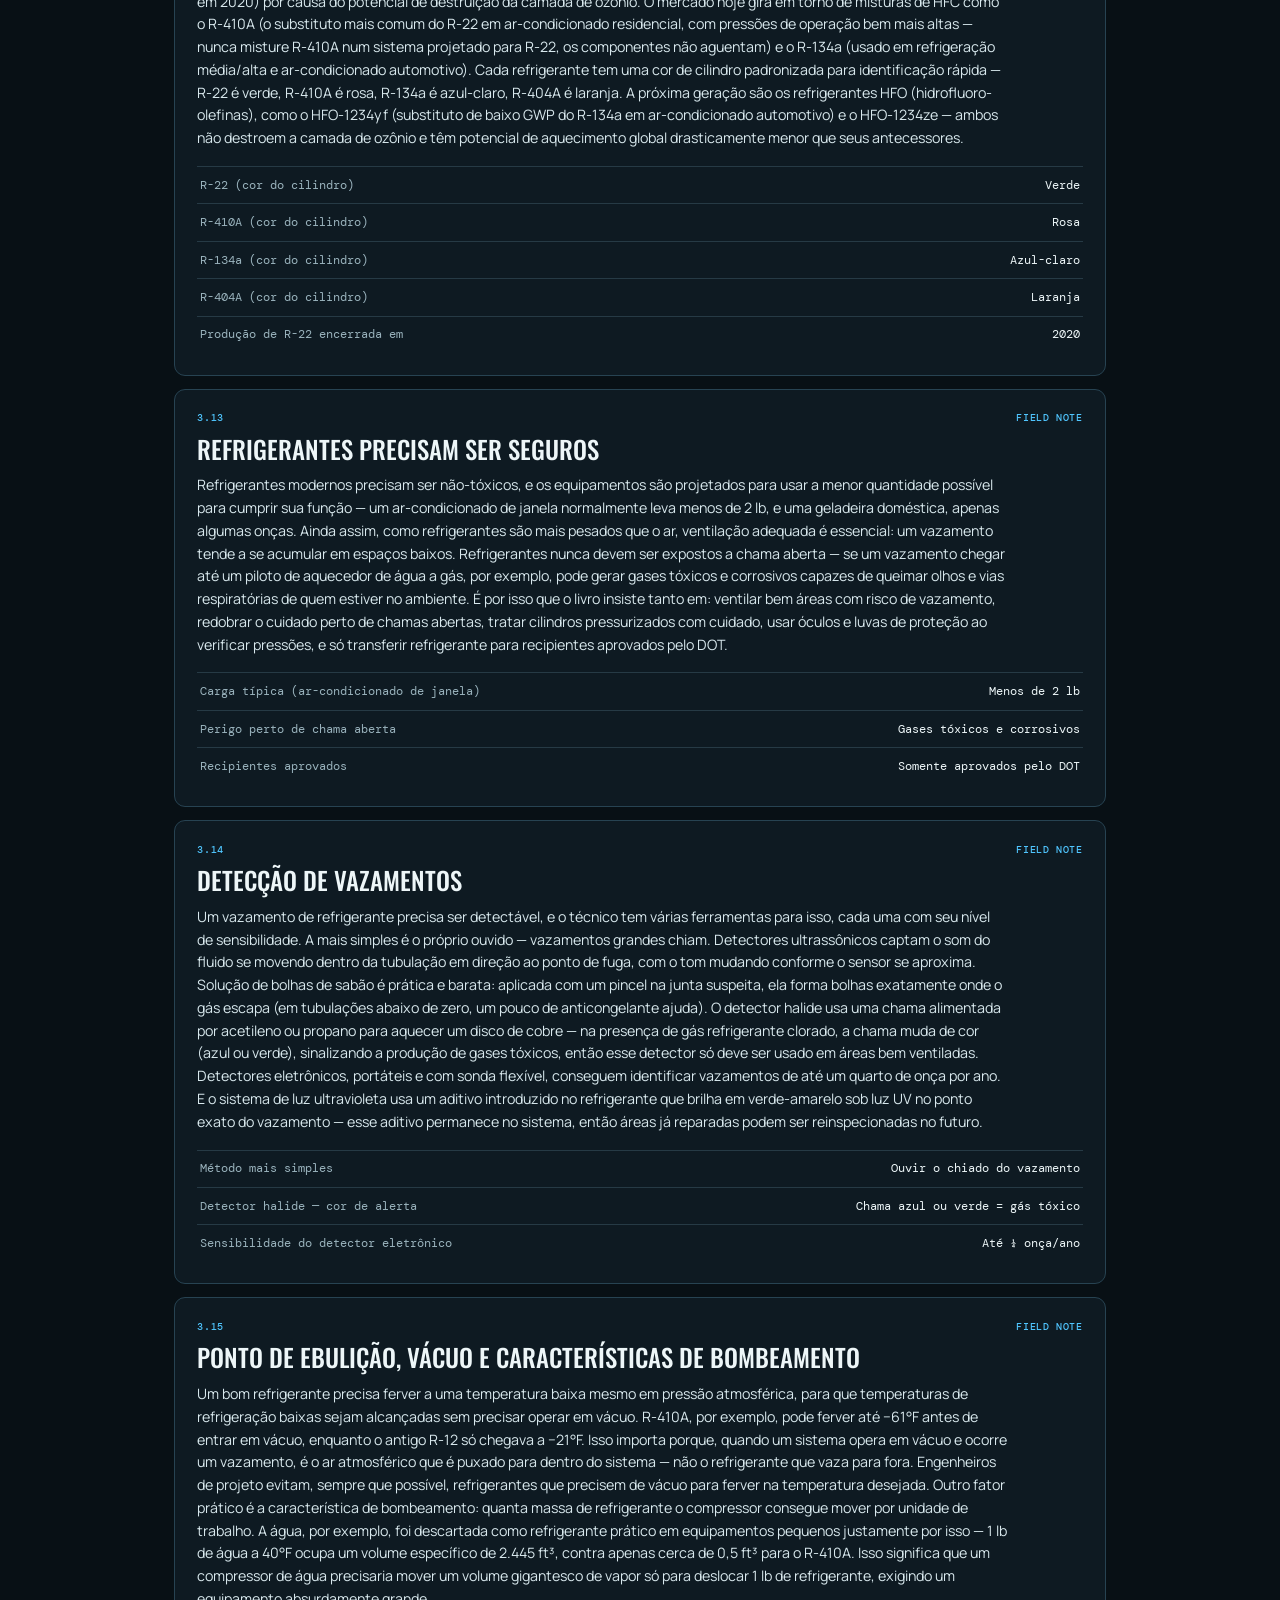
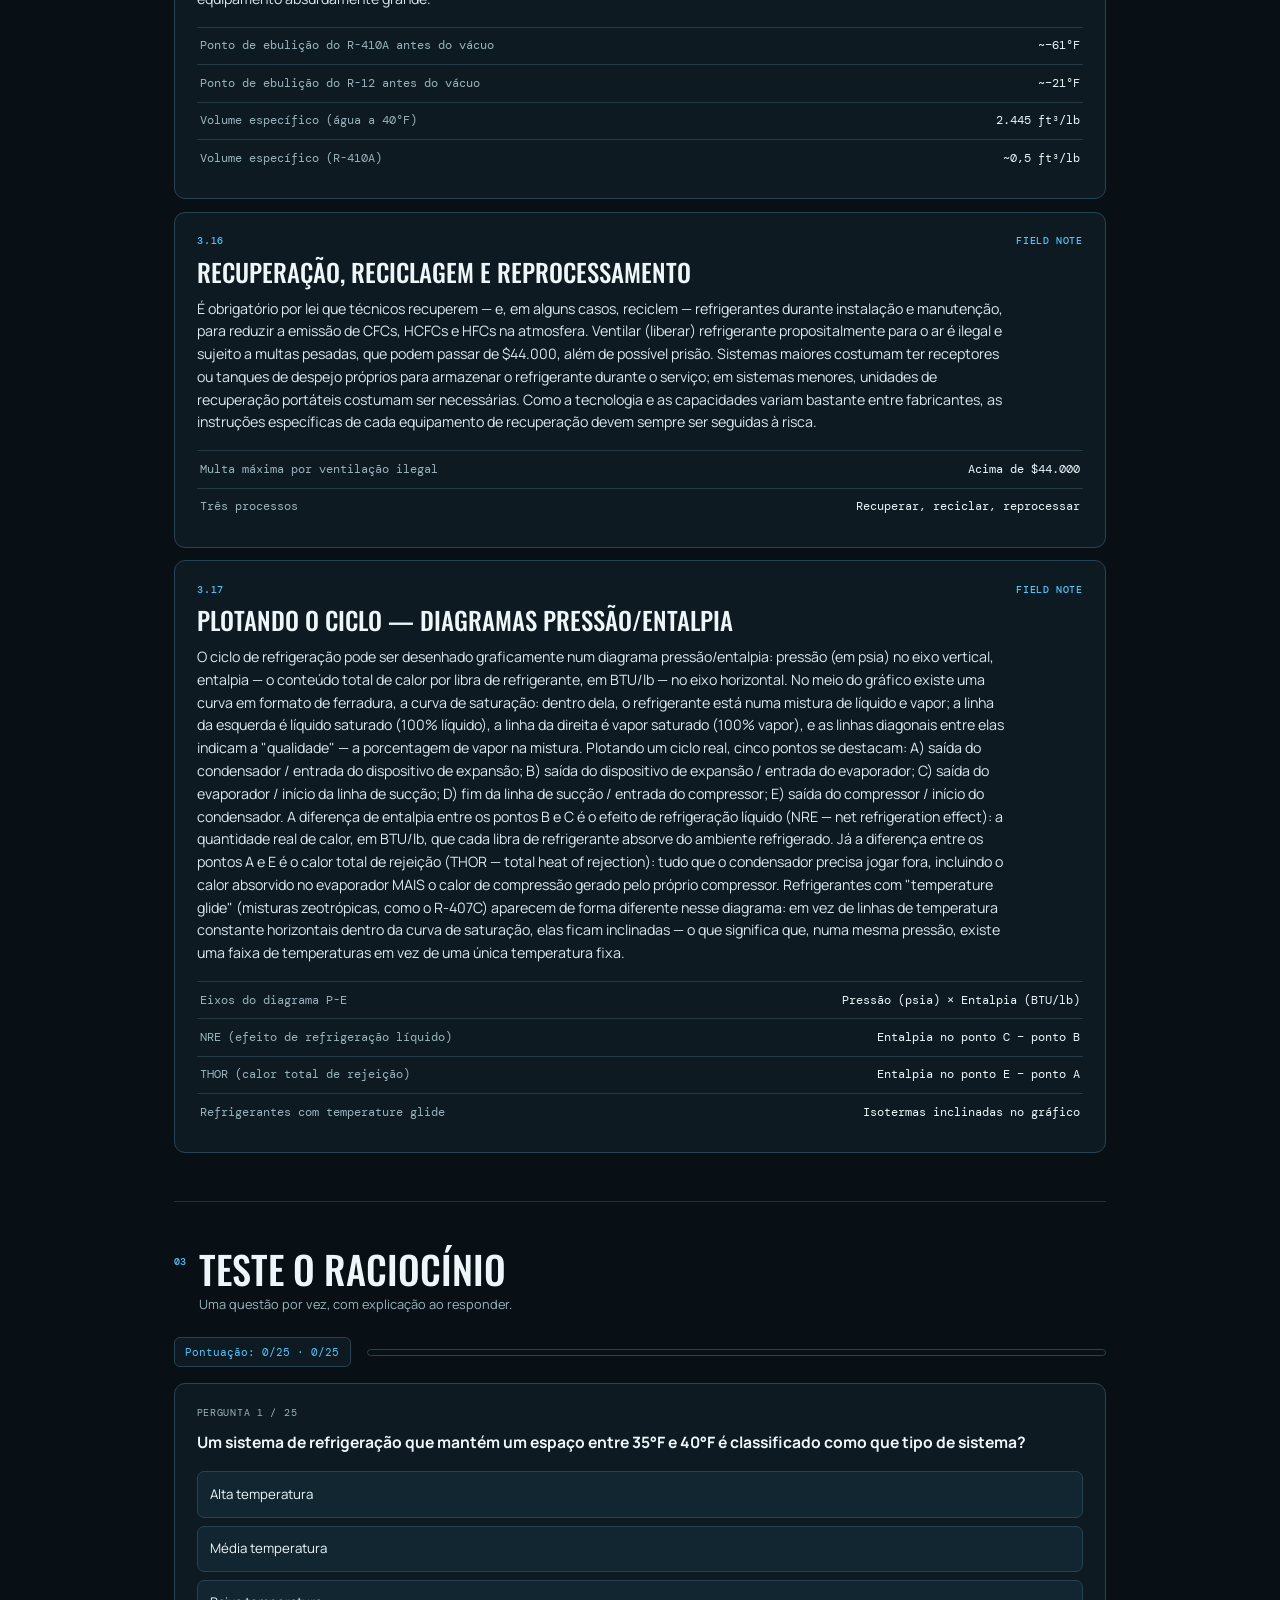
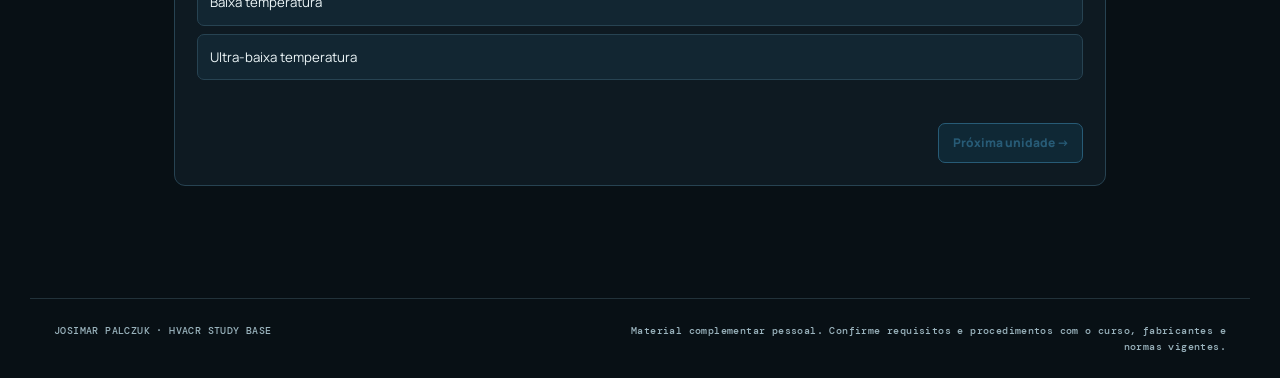
<file: unit-03.html>
<!doctype html>
<html lang="pt-BR"><head>
  <meta charset="utf-8">
  <meta http-equiv="refresh" content="0; url=unit.html?unit=03">
  <link rel="canonical" href="unit.html?unit=03">
  <title>Redirecionando…</title>
</head><body>
  <p><a href="unit.html?unit=03">Abrir Unidade 03</a></p>
  <script>window.location.replace('unit.html?unit=03');</script>
</body></html>
</file>
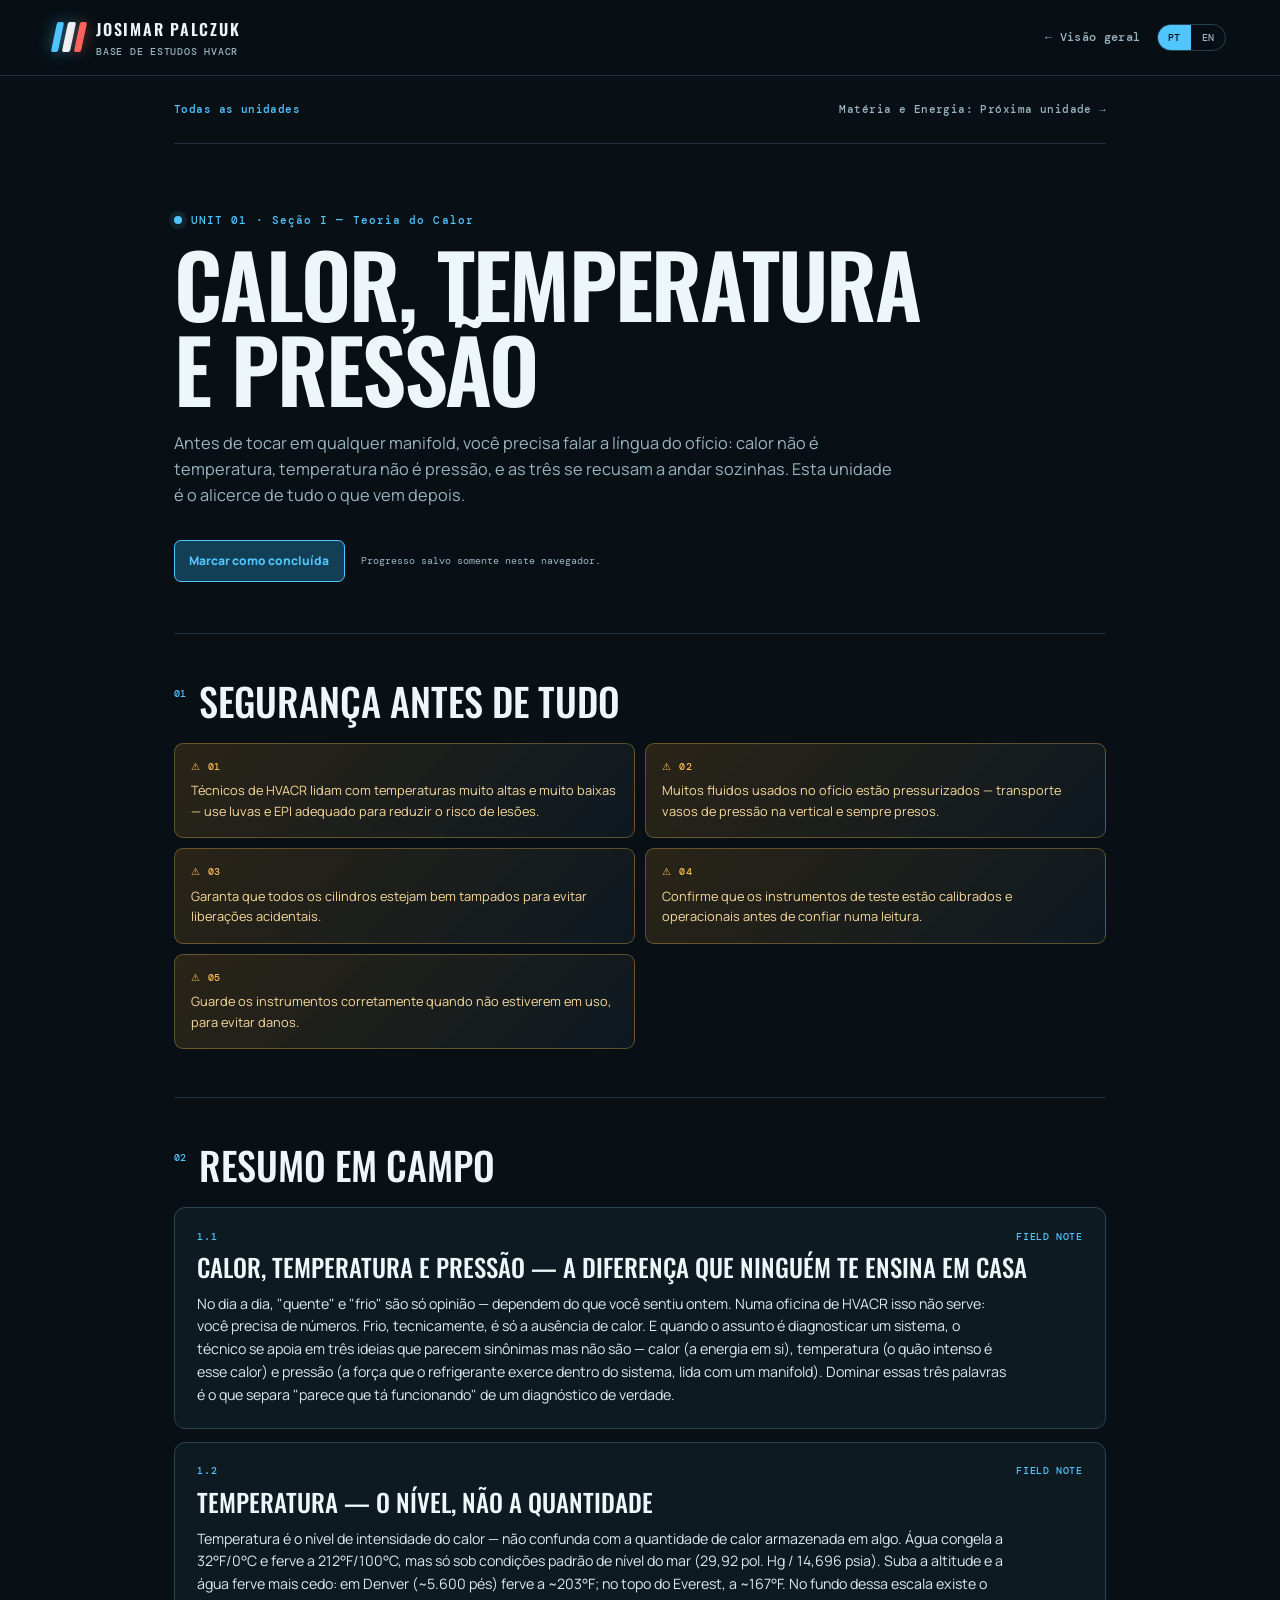
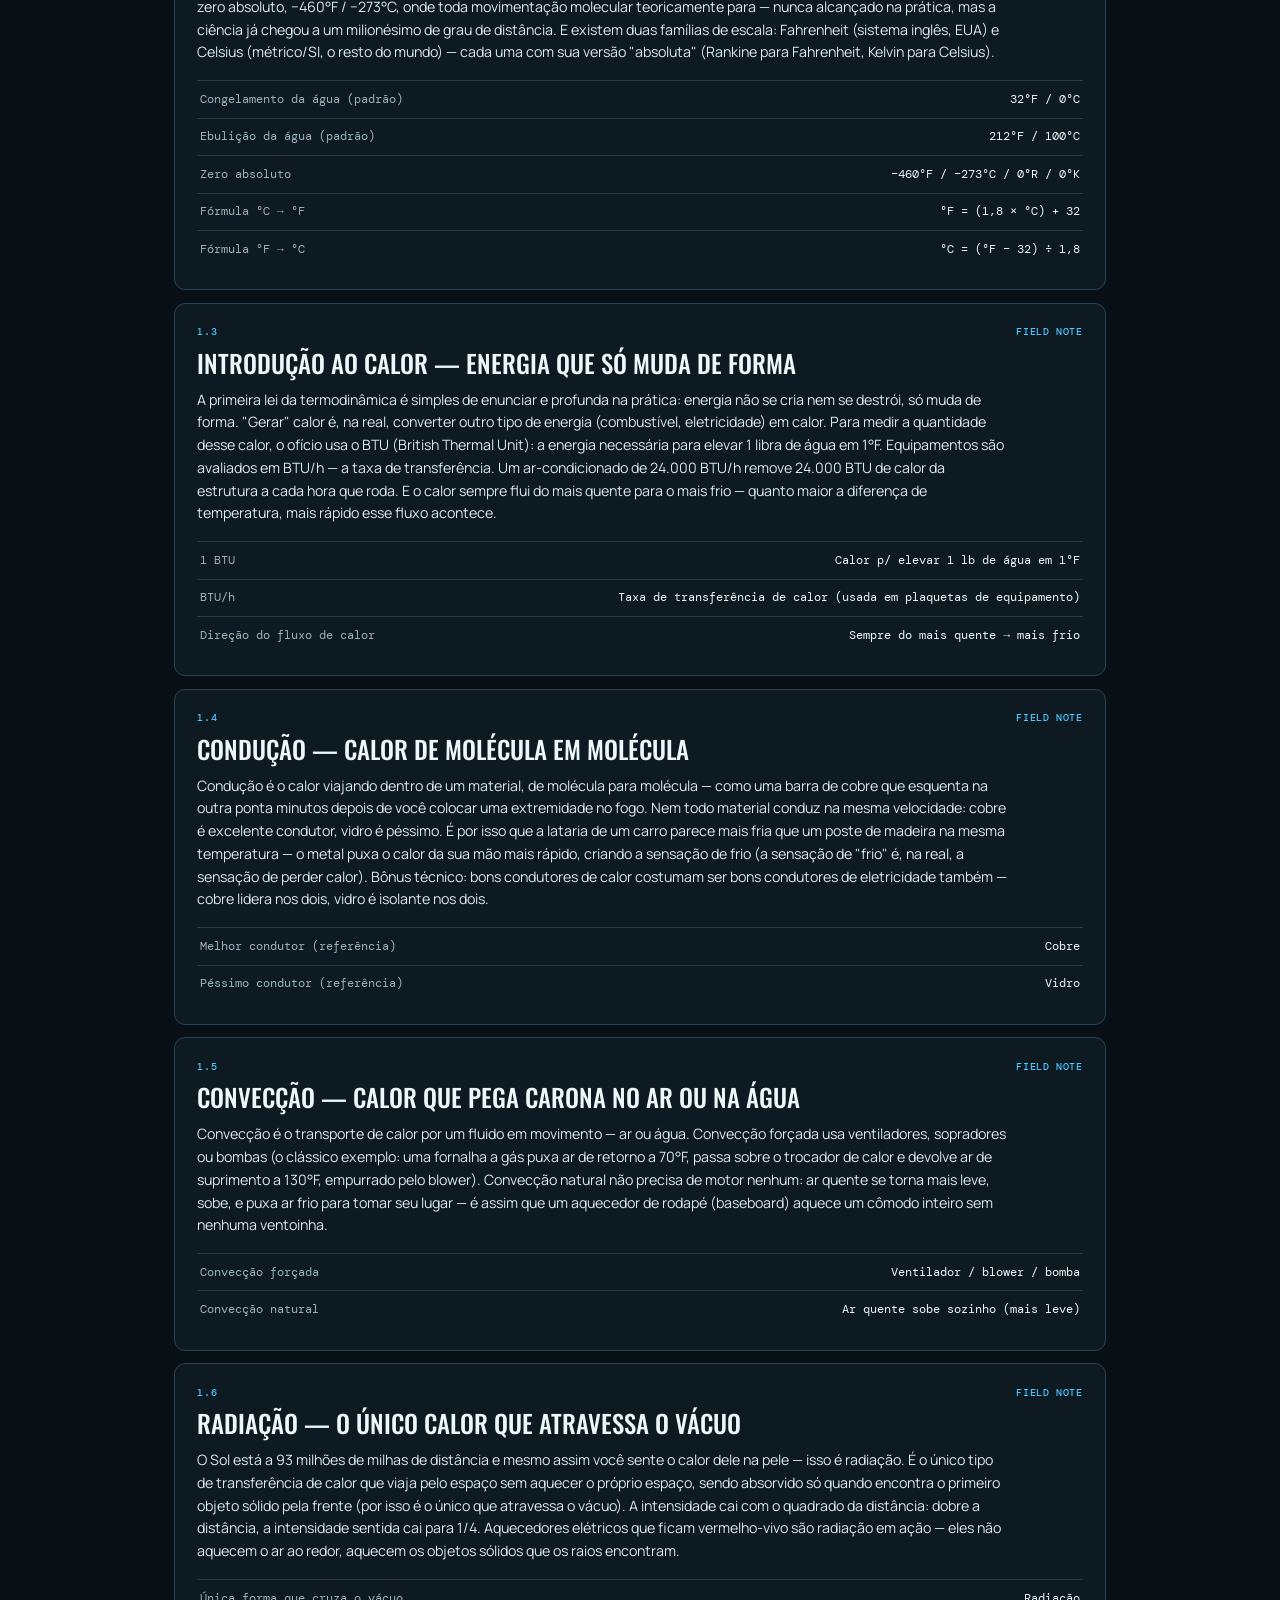
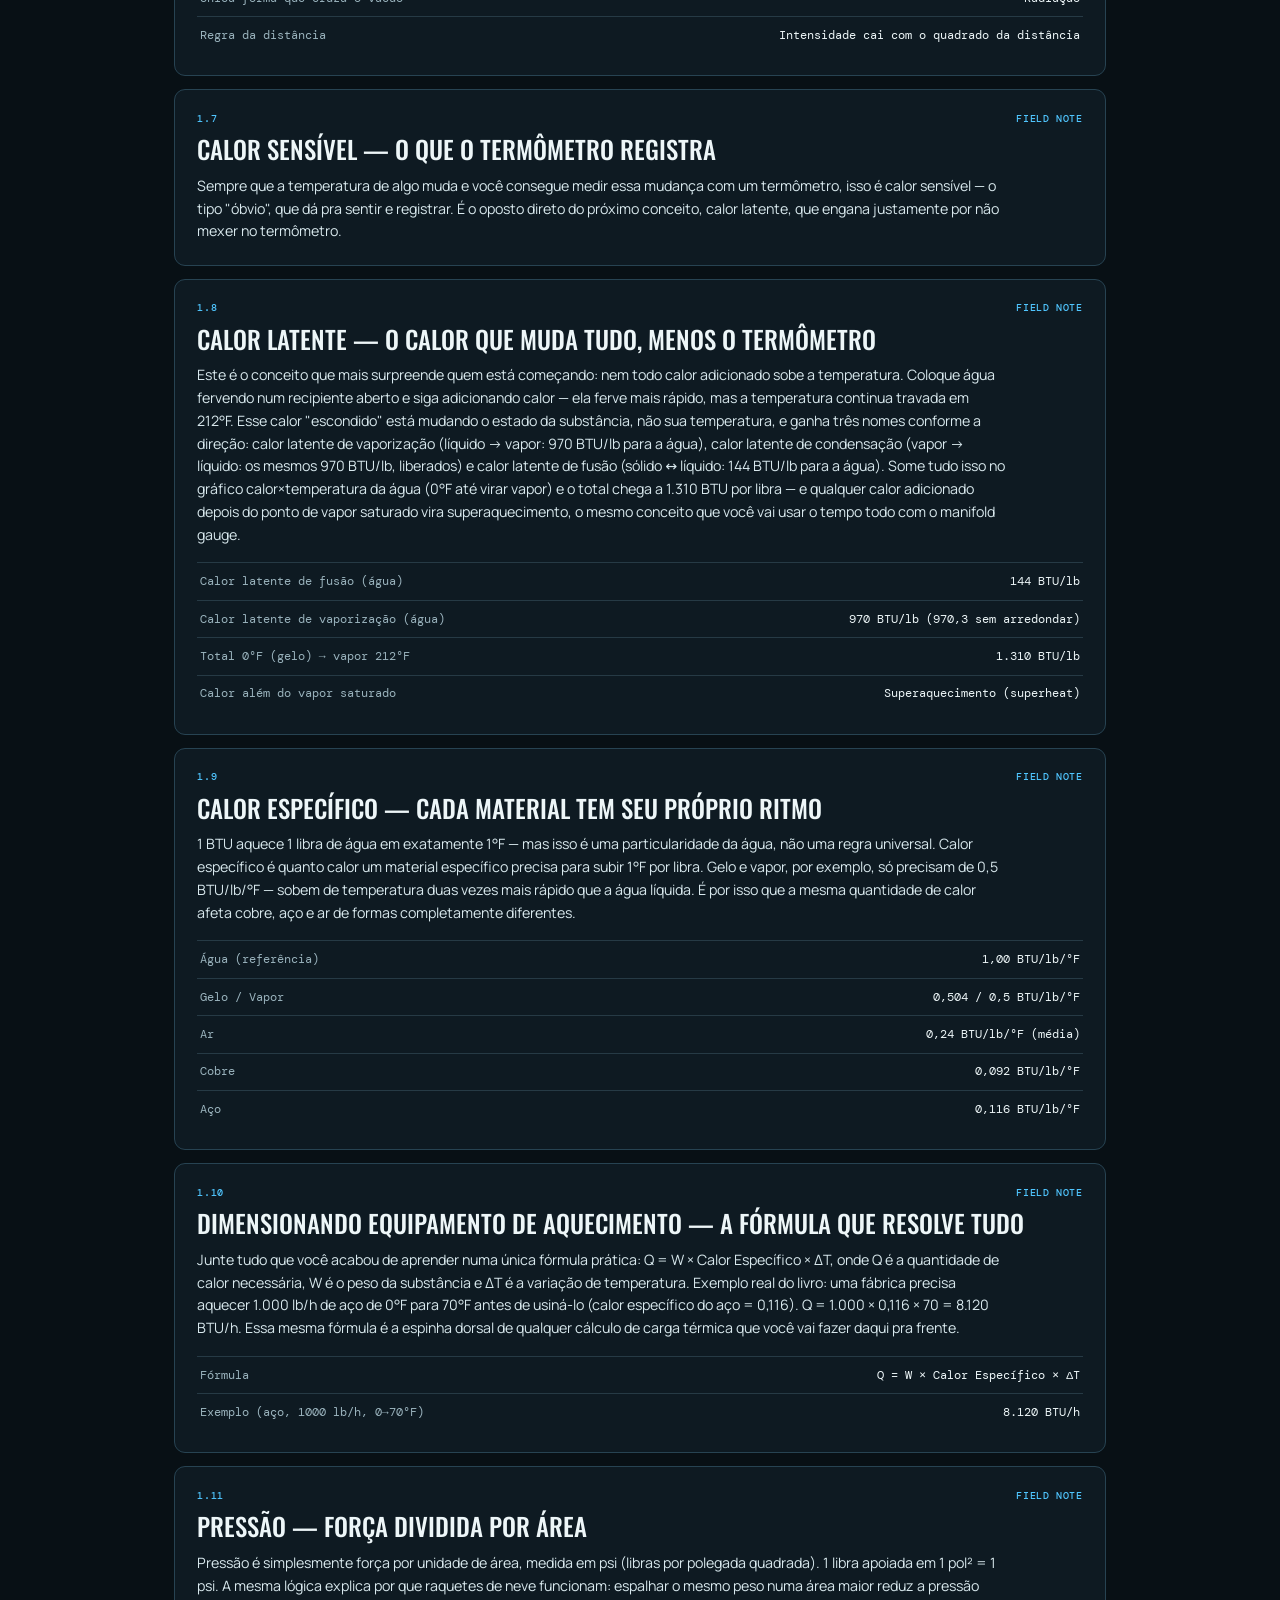
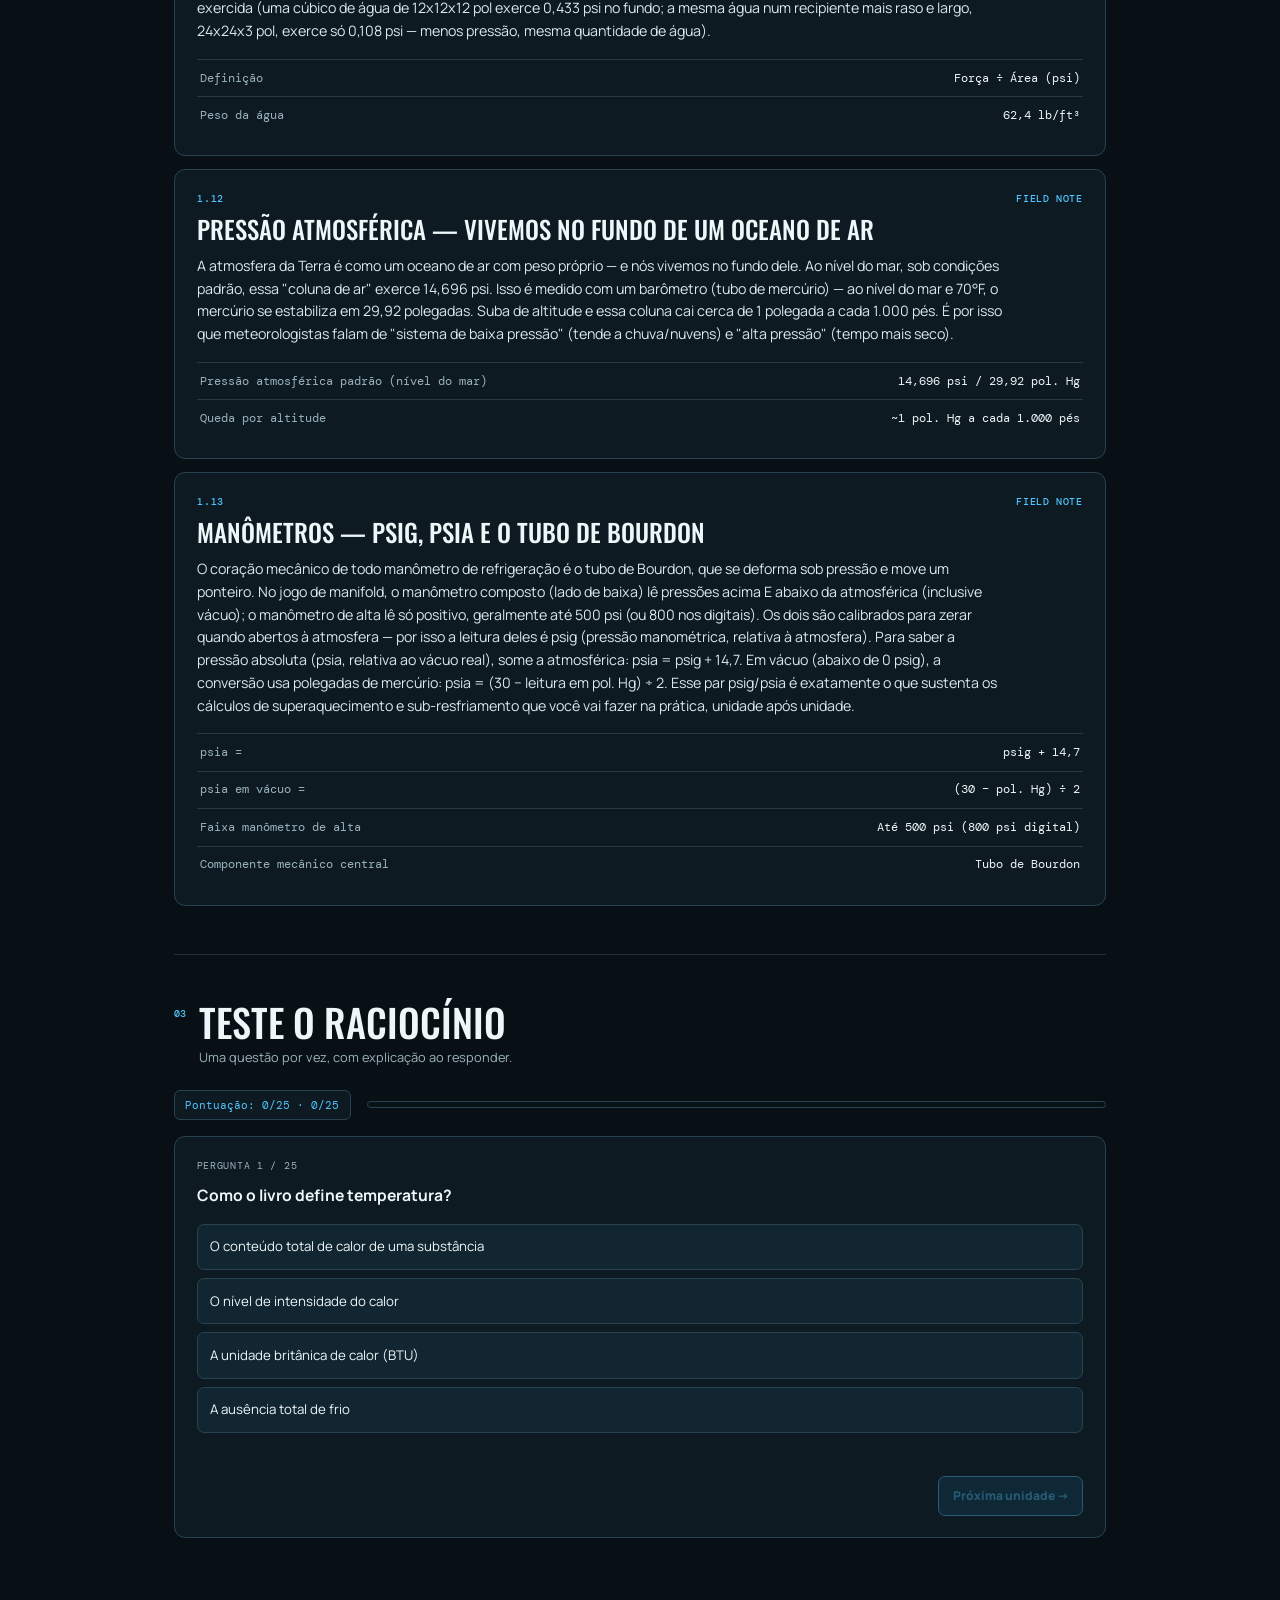
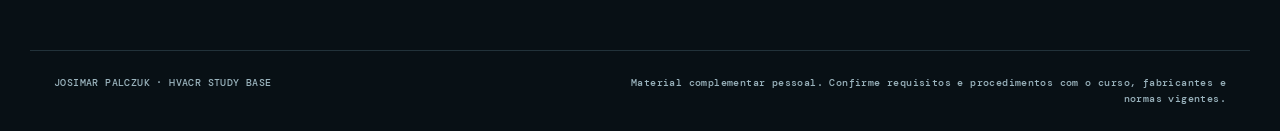
<file: unit.html>
<!DOCTYPE html>
<html lang="pt-BR" id="htmlRoot">
<head>
  <meta charset="UTF-8">
  <meta name="viewport" content="width=device-width, initial-scale=1.0">
  <meta name="description" content="Unidade de estudo HVACR com resumo, valores de referência e quiz.">
  <title>Unidade · HVACR Study Base</title>
  <link rel="preconnect" href="https://fonts.googleapis.com">
  <link rel="preconnect" href="https://fonts.gstatic.com" crossorigin>
  <link href="https://fonts.googleapis.com/css2?family=DM+Mono:wght@400;500&family=Manrope:wght@400;500;600;700;800&family=Oswald:wght@500;600;700&display=swap" rel="stylesheet">
  <link rel="stylesheet" href="styles.css">
  <link rel="stylesheet" href="unit.css">
</head>
<body class="unit-page">
  <a class="skip-link" href="#mainContent" data-i18n="a11y.skip">Pular para o conteúdo</a>
  <header class="site-header">
    <div class="header-inner">
      <a class="brand" href="index.html" aria-label="HVACR Study Base">
        <span class="brand-mark" aria-hidden="true"><i></i><i></i><i></i></span>
        <span>
          <strong>JOSIMAR PALCZUK</strong>
          <small data-i18n="brand.tagline">BASE DE ESTUDOS HVACR</small>
        </span>
      </a>
      <div class="header-actions">
        <a class="header-link" href="index.html" data-i18n="unit.back">← Visão geral</a>
        <div class="lang-switch" role="group" aria-label="Language / Idioma">
          <button class="lang-btn" type="button" data-lang="pt">PT</button>
          <button class="lang-btn" type="button" data-lang="en">EN</button>
        </div>
      </div>
    </div>
  </header>

  <main id="mainContent" class="unit-main">
    <div class="unit-nav" aria-label="Unit navigation">
      <a class="unit-nav-link" id="previousUnit" hidden></a>
      <a class="unit-nav-link unit-nav-home" href="index.html#roadmap" data-i18n="unit.allUnits">Todas as unidades</a>
      <a class="unit-nav-link unit-nav-next" id="nextUnit" hidden></a>
    </div>

    <div id="unitLoading" class="loading-panel" aria-live="polite" data-i18n="unit.loading">Carregando conteúdo da unidade…</div>

    <article id="unitContent" hidden>
      <header class="unit-hero">
        <p class="eyebrow" id="unitEyebrow"></p>
        <h1 id="unitTitle"></h1>
        <p class="unit-subtitle" id="unitSubtitle"></p>
        <div class="unit-actions">
          <button class="complete-button" type="button" id="completeUnit"></button>
          <span class="unit-review-note" data-i18n="unit.reviewNote">Progresso salvo somente neste navegador.</span>
        </div>
      </header>

      <section class="unit-block safety-block" aria-labelledby="safetyTitle">
        <div class="block-heading"><span class="block-index">01</span><h2 id="safetyTitle" data-i18n="unit.safety">Segurança antes de tudo</h2></div>
        <div class="safety-grid" id="safetyChips"></div>
      </section>

      <section class="unit-block" aria-labelledby="summaryTitle">
        <div class="block-heading"><span class="block-index">02</span><h2 id="summaryTitle" data-i18n="unit.summary">Resumo em campo</h2></div>
        <div id="summarySections"></div>
      </section>

      <section class="unit-block quiz-block" aria-labelledby="quizTitle">
        <div class="block-heading"><span class="block-index">03</span><div><h2 id="quizTitle" data-i18n="unit.quiz">Teste o raciocínio</h2><p data-i18n="unit.quizSub">Uma questão por vez, com explicação ao responder.</p></div></div>
        <div class="quiz-progress-row">
          <p class="quiz-score" id="quizScore"></p>
          <div class="quiz-progress-track" aria-hidden="true"><span id="quizProgressFill"></span></div>
        </div>
        <div id="quizList"></div>
      </section>
    </article>
  </main>

  <footer class="site-footer">
    <p>JOSIMAR PALCZUK · HVACR STUDY BASE</p>
    <p data-i18n="footer.text">Material complementar pessoal. Confirme requisitos e procedimentos com o curso, fabricantes e normas vigentes.</p>
  </footer>

  <script src="units-data.js"></script>
  <script src="script.js"></script>
  <script src="unit.js"></script>
</body>
</html>
</file>
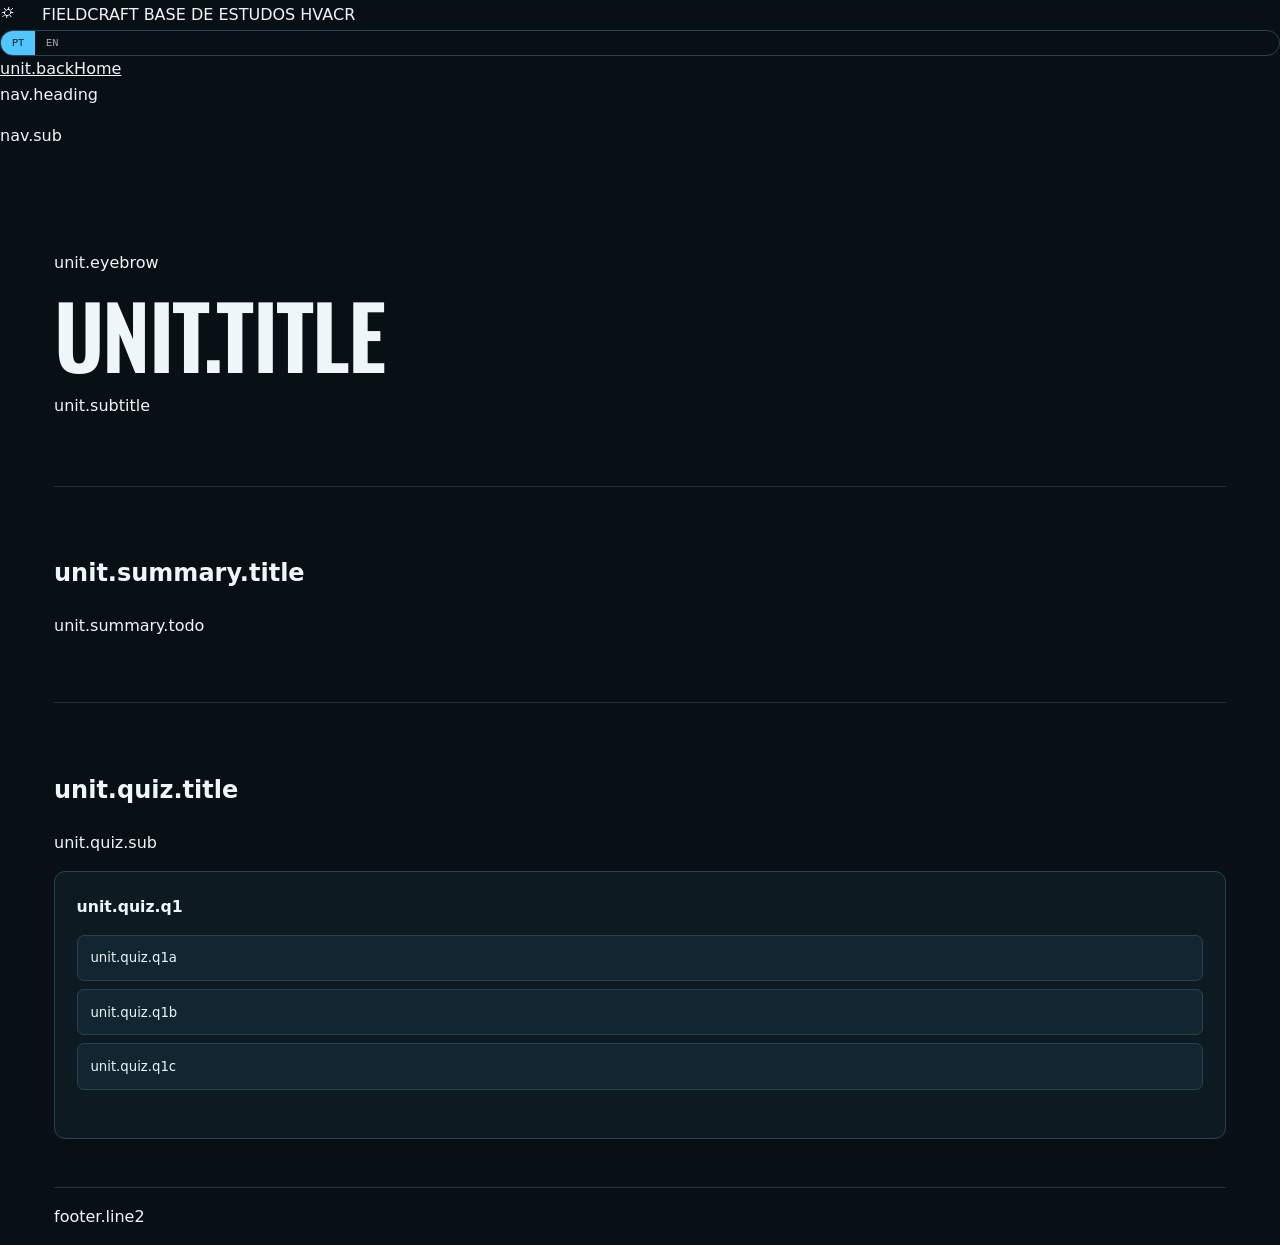
<file: unit01.html>
<!DOCTYPE html>
<html lang="pt-BR" id="htmlRoot">
<head>
<meta charset="UTF-8">
<meta name="viewport" content="width=device-width, initial-scale=1.0">
<title>Unit 1 — Heat and Pressure · Fieldcraft</title>
<link rel="preconnect" href="https://fonts.googleapis.com">
<link href="https://fonts.googleapis.com/css2?family=Oswald:wght@400;500;600;700&family=Inter:wght@400;500;600&family=IBM+Plex+Mono:wght@400;500;600&display=swap" rel="stylesheet">
<link rel="stylesheet" href="styles.css">
<link rel="stylesheet" href="unit.css">
</head>
<body>

<header class="topbar">
  <div class="topbar-inner">
    <a href="index.html" class="brand" style="text-decoration:none;">
      <span class="brand-mark">⛭</span>
      <div class="brand-text">
        <span class="brand-line1">FIELDCRAFT</span>
        <span class="brand-line2" data-i18n="brand.tagline">manual de campo · HVACR</span>
      </div>
    </a>
    <div class="lang-switch" role="group" aria-label="Language / Idioma">
      <button class="lang-btn" data-lang="pt">PT</button>
      <button class="lang-btn" data-lang="en">EN</button>
    </div>
  </div>
</header>

<div class="layout">
  <nav class="sidenav" aria-label="Book units">
    <a href="index.html" class="back-link" data-i18n="unit.backHome">← Voltar à página inicial</a>
    <div class="sidenav-heading" data-i18n="nav.heading">UNIDADES DO LIVRO</div>
    <p class="sidenav-sub" data-i18n="nav.sub">Refrigeration & Air Conditioning Technology</p>
    <div id="unitsWrap"></div>
  </nav>

  <main class="content">
    <section class="unit-hero">
      <p class="hero-eyebrow" data-i18n="unit.eyebrow">Unidade 01 · Seção I — Teoria do Calor</p>
      <h1 class="hero-title" data-i18n="unit.title">Calor e Pressão</h1>
      <p class="hero-sub" data-i18n="unit.subtitle">Espaço reservado para o resumo desta unidade. Preencha as seções abaixo conforme avança no livro.</p>
    </section>

    <section class="unit-block">
      <h2 class="section-title" data-i18n="unit.summary.title">Resumo</h2>
      <div class="todo-card">
        <p data-i18n="unit.summary.todo">📝 Ainda não preenchido. Substitua este bloco pelos seus próprios resumos: conceitos-chave, fórmulas, tabelas e anotações de aula desta unidade.</p>
      </div>
    </section>

    <section class="unit-block">
      <h2 class="section-title" data-i18n="unit.quiz.title">Quiz</h2>
      <p class="section-sub" data-i18n="unit.quiz.sub">Modelo de pergunta — duplique o bloco <code>.quiz-item</code> no HTML para adicionar mais.</p>

      <div class="quiz-item" data-answer="b">
        <p class="quiz-question" data-i18n="unit.quiz.q1">1. O que acontece com a temperatura de um refrigerante em ebulição enquanto a pressão permanece constante?</p>
        <div class="quiz-options">
          <button class="quiz-option" data-value="a" data-i18n="unit.quiz.q1a">Ela sobe continuamente</button>
          <button class="quiz-option" data-value="b" data-i18n="unit.quiz.q1b">Ela permanece constante (temperatura de saturação)</button>
          <button class="quiz-option" data-value="c" data-i18n="unit.quiz.q1c">Ela cai continuamente</button>
        </div>
        <p class="quiz-feedback"></p>
      </div>
    </section>

    <footer class="page-footer">
      <p class="page-footer-small" data-i18n="footer.line2">Fieldcraft — material de estudo pessoal, não substitui o syllabus oficial da instituição.</p>
    </footer>
  </main>
</div>

<script src="script.js"></script>
<script src="unit.js"></script>
</body>
</html>
</file>
<file: styles.css>
:root{
  --ink:#081015;
  --panel:#0e1a22;
  --panel-2:#122632;
  --panel-3:#172f3d;
  --line:#274352;
  --line-soft:rgba(151,205,224,.18);
  --text:#edf6f8;
  --muted:#9ab3bd;
  --low:#50c6ff;
  --low-deep:#123f55;
  --high:#ff6359;
  --high-deep:#522626;
  --amber:#f7bd51;
  --amber-deep:#513b1b;
  --mono:'DM Mono', ui-monospace, monospace;
  --sans:'Manrope', system-ui, sans-serif;
  --display:'Oswald', Impact, sans-serif;
  color-scheme:dark;
}

*{box-sizing:border-box;}
html{scroll-behavior:smooth; background:var(--ink);}
body{margin:0; background:var(--ink); color:var(--text); font:400 16px/1.6 var(--sans);}
button,a{font:inherit;}
button{cursor:pointer;}
a{color:inherit;}

.skip-link{position:fixed; left:1rem; top:-5rem; z-index:100; padding:.6rem .9rem; color:var(--ink); background:var(--text); border-radius:6px;}
.skip-link:focus{top:1rem;}

.book-notice{min-height:38px; display:flex; align-items:center; justify-content:center; gap:.8rem 1.3rem; padding:.5rem 1.5rem; text-align:center; border-bottom:1px solid rgba(247,189,81,.45); background:#352816; color:#f8d898; font-size:.75rem;}
.book-notice p{max-width:920px; margin:0;}
.book-notice-link{display:inline-flex; align-items:center; padding:.28rem .72rem; border:1px solid rgba(247,189,81,.8); border-radius:999px; color:#221a0c; background:var(--amber); font:500 .68rem var(--mono); text-decoration:none; white-space:nowrap;}
.book-notice-link:hover{filter:brightness(1.08);}

.site-header{position:sticky; top:0; z-index:20; border-bottom:1px solid var(--line-soft); background:rgba(8,16,21,.9); backdrop-filter:blur(16px);}
.header-inner{max-width:1220px; min-height:75px; display:flex; align-items:center; justify-content:space-between; gap:1rem; padding:0 1.5rem; margin:0 auto;}
.brand{display:flex; align-items:center; gap:.75rem; text-decoration:none;}
.brand>span:last-child{display:grid; line-height:1.08;}
.brand strong{font:600 1rem var(--display); letter-spacing:.11em;}
.brand small{margin-top:.24rem; color:var(--muted); font:500 .6rem var(--mono); letter-spacing:.08em;}
.brand-mark{width:30px; height:30px; display:grid; gap:4px; grid-template-columns:repeat(3,1fr); transform:skew(-12deg);}
.brand-mark i{display:block; border-radius:2px; background:var(--low); box-shadow:0 0 15px rgba(80,198,255,.5);}
.brand-mark i:nth-child(2){background:var(--text);}.brand-mark i:nth-child(3){background:var(--high); box-shadow:0 0 15px rgba(255,99,89,.45);}
.header-actions{display:flex; align-items:center; gap:1rem;}
.header-link{color:var(--muted); font:500 .72rem var(--mono); letter-spacing:.03em; text-decoration:none;}.header-link:hover{color:var(--text);}
.lang-switch{display:flex; overflow:hidden; border:1px solid var(--line); border-radius:999px;}.lang-btn{border:0; padding:.38rem .68rem; color:var(--muted); background:transparent; font:500 .65rem var(--mono);}.lang-btn:hover{color:var(--text);}.lang-btn.active{color:var(--ink); background:var(--low);}

main{max-width:1220px; padding:0 1.5rem; margin:0 auto;}
.hero-shell{display:grid; grid-template-columns:minmax(0,1.35fr) minmax(290px,.65fr); gap:clamp(2rem,6vw,6.3rem); align-items:center; min-height:530px; padding:5rem 1rem 4rem;}
.eyebrow{display:flex; align-items:center; gap:.55rem; margin:0 0 .8rem; color:var(--low); font:500 .68rem var(--mono); letter-spacing:.1em;}.signal-dot,.amber-dot{width:8px;height:8px;display:inline-block;border-radius:50%;background:var(--low);box-shadow:0 0 0 5px rgba(80,198,255,.1);}.amber-dot{background:var(--amber);box-shadow:0 0 0 5px rgba(247,189,81,.12);}
h1,h2,h3,p{overflow-wrap:break-word;}
h1{max-width:760px; margin:0; font:600 clamp(3.2rem,7.4vw,6.2rem)/.98 var(--display); letter-spacing:-.02em; text-transform:uppercase;}.hero-copy h1 span{color:var(--low);}
.hero-lede{max-width:620px; margin:1.55rem 0 0; color:var(--muted); font-size:1.04rem;}
.hero-actions{display:flex; flex-wrap:wrap; gap:.7rem; margin-top:2rem;}.button{display:inline-flex; align-items:center; justify-content:center; gap:.7rem; min-height:44px; padding:.65rem 1rem; border-radius:7px; font-size:.79rem; font-weight:700; text-decoration:none;}.button-primary{color:var(--ink); background:var(--low);}.button-primary:hover{background:#87dcff; transform:translateY(-1px);}.button-quiet{border:1px solid var(--line); color:var(--text); background:var(--panel);}.button-quiet:hover{border-color:var(--low);}

.dashboard-card{position:relative; overflow:hidden; padding:1.35rem; border:1px solid var(--line); border-radius:14px; background:linear-gradient(145deg,var(--panel-2),var(--panel)); box-shadow:18px 20px 0 rgba(18,63,85,.22);}.dashboard-card:after{content:'';position:absolute;right:-60px;bottom:-60px;width:180px;height:180px;border:1px solid rgba(80,198,255,.16);border-radius:50%;box-shadow:0 0 0 28px rgba(80,198,255,.025),0 0 0 56px rgba(80,198,255,.025);pointer-events:none;}.dashboard-heading{position:relative;z-index:1;display:flex;justify-content:space-between;gap:.5rem;color:var(--muted);font:500 .62rem var(--mono);letter-spacing:.08em;}.live-badge{color:var(--amber);}.dashboard-title{position:relative;z-index:1;margin:2.35rem 0 .7rem;font:500 1.7rem/1.05 var(--display);text-transform:uppercase;}.dashboard-meter{position:relative;z-index:1;height:8px;overflow:hidden;border-radius:999px;background:#071116;border:1px solid var(--line);}.dashboard-meter span{display:block;height:100%;width:0;background:linear-gradient(90deg,var(--low),#c2f0ff);transition:width .3s ease;}.dashboard-stats{position:relative;z-index:1;display:grid;grid-template-columns:repeat(3,1fr);gap:.6rem;margin:1.4rem 0;}.dashboard-stats div{display:grid;gap:.1rem;}.dashboard-stats strong{font:500 1.75rem/1 var(--display);color:var(--text);}.dashboard-stats span{color:var(--muted);font:.62rem var(--mono);}.dashboard-note{position:relative;z-index:1;min-height:2.8em;margin:0;color:var(--muted);font-size:.76rem;}

.course-section,.cycle-section,.companion-section{padding:4.6rem 0;border-top:1px solid var(--line-soft);}.section-heading{display:flex;align-items:end;justify-content:space-between;gap:2rem;margin-bottom:2rem;}.section-heading h2,.companion-section h2{margin:0;font:500 clamp(2rem,3.3vw,3rem)/1.06 var(--display);text-transform:uppercase;}.section-note{max-width:390px;margin:0;color:var(--muted);font-size:.8rem;}.course-map{display:grid;gap:2rem;}.course-group{display:grid;grid-template-columns:200px 1fr;gap:1.2rem 2.5rem;align-items:start;}.course-group-title{position:sticky;top:95px;margin:0;color:var(--muted);font:500 .67rem/1.45 var(--mono);letter-spacing:.05em;text-transform:uppercase;}.unit-grid{display:grid;grid-template-columns:repeat(3,minmax(0,1fr));gap:.75rem;}.unit-card{position:relative;display:flex;flex-direction:column;min-height:170px;padding:1rem;border:1px solid var(--line);border-radius:11px;background:var(--panel);text-decoration:none;overflow:hidden;}.unit-card.available{background:linear-gradient(145deg,#102431,var(--panel));}.unit-card.available:hover{border-color:var(--low);transform:translateY(-2px);}.unit-card.complete:before{content:'✓';position:absolute;right:.85rem;top:.7rem;color:var(--low);font:500 .9rem var(--mono);}.unit-card.is-planned{opacity:.62;cursor:default;}.unit-number{color:var(--low);font:500 .64rem var(--mono);}.unit-card h3{margin:.7rem 0 auto;font:500 1.25rem/1.12 var(--display);text-transform:uppercase;}.unit-card-footer{display:flex;align-items:center;justify-content:space-between;gap:.4rem;margin-top:1rem;color:var(--muted);font:500 .59rem var(--mono);text-transform:uppercase;letter-spacing:.06em;}.unit-card.available .unit-card-footer b{color:var(--low);}.unit-card.is-planned .unit-card-footer b{color:var(--amber);}

.cycle-console{padding:1rem;border:1px solid var(--line);border-radius:14px;background:var(--panel);}.cycle-track{display:grid;grid-template-columns:1fr auto 1fr auto 1fr auto 1fr;align-items:center;gap:.55rem;padding:1rem .4rem 1.45rem;}.cycle-step{min-height:122px;display:flex;flex-direction:column;align-items:flex-start;justify-content:center;gap:.25rem;padding:1rem;border:1px solid var(--line);border-radius:10px;color:var(--text);background:var(--panel-2);text-align:left;}.cycle-step:hover,.cycle-step.active{border-color:var(--low);background:var(--panel-3);}.cycle-step span{color:var(--muted);font:.58rem var(--mono);}.cycle-step b{font:500 1.13rem var(--display);text-transform:uppercase;}.cycle-step small{color:var(--muted);font:.64rem var(--mono);}.cycle-step.low b{color:var(--low);}.cycle-step.high b{color:var(--high);}.cycle-step.mixed b{background:linear-gradient(90deg,var(--low),var(--high));background-clip:text;-webkit-background-clip:text;color:transparent;}.cycle-arrow{font-size:1.2rem;}.low-arrow{color:var(--low);}.high-arrow{color:var(--high);}.cycle-detail{min-height:125px;padding:1.25rem 1.4rem;border-radius:10px;background:#09141a;}.cycle-detail-empty{margin:0;color:var(--muted);font-size:.84rem;}.cycle-detail-head{display:flex;align-items:center;gap:.5rem;margin:0 0 .25rem;color:var(--text);font:500 1.25rem var(--display);text-transform:uppercase;}.cycle-detail-role{margin:0 0 .65rem;color:var(--muted);font:.64rem var(--mono);letter-spacing:.06em;text-transform:uppercase;}.cycle-detail-text{max-width:790px;margin:0;font-size:.85rem;}

.companion-section{display:grid;grid-template-columns:minmax(0,1fr) minmax(300px,.8fr);gap:3.5rem;align-items:center;padding-bottom:5rem;}.companion-copy>p:last-child{max-width:620px;margin:1rem 0 0;color:var(--muted);font-size:.9rem;}.companion-checklist{display:grid;grid-template-columns:auto 1fr;gap:.9rem 1rem;padding:1.2rem 0;}.companion-checklist span{color:var(--amber);font:500 .67rem var(--mono);}.companion-checklist p{margin:0;padding-bottom:.85rem;border-bottom:1px solid var(--line-soft);font-size:.82rem;}.site-footer{display:flex;justify-content:space-between;gap:2rem;max-width:1220px;padding:1.5rem;margin:0 auto;color:var(--muted);border-top:1px solid var(--line-soft);font:500 .62rem/1.6 var(--mono);letter-spacing:.04em;}.site-footer p{margin:0;}.site-footer p:last-child{max-width:610px;text-align:right;}

@media (max-width:900px){.hero-shell{grid-template-columns:1fr;min-height:auto;padding:4rem 0 3.2rem;}.dashboard-card{max-width:560px;}.unit-grid{grid-template-columns:repeat(2,minmax(0,1fr));}.course-group{grid-template-columns:1fr;gap:.9rem;}.course-group-title{position:static;}.companion-section{grid-template-columns:1fr;gap:1.5rem;}.cycle-track{grid-template-columns:1fr 1fr;}.cycle-arrow{display:none;}.cycle-step{min-height:105px;}.site-footer{display:grid;}.site-footer p:last-child{text-align:left;}}
@media (max-width:600px){.book-notice{justify-content:flex-start;text-align:left;padding:.65rem 1rem;}.header-inner{min-height:66px;padding:0 1rem;}.header-link{display:none;}main{padding:0 1rem;}h1{font-size:clamp(2.8rem,17vw,4.1rem);}.section-heading{display:grid;gap:.85rem;margin-bottom:1.4rem;}.course-section,.cycle-section,.companion-section{padding:3.4rem 0;}.unit-grid{grid-template-columns:1fr;}.cycle-console{padding:.55rem;}.cycle-track{gap:.45rem;padding:.45rem .1rem 1rem;}.cycle-step{min-height:96px;padding:.7rem;}.cycle-step b{font-size:1rem;}.dashboard-stats strong{font-size:1.45rem;}.site-footer{padding:1.2rem 1rem;}.hero-actions .button{width:100%;}.hero-actions .button-quiet{display:none;}}
@media (prefers-reduced-motion:reduce){html{scroll-behavior:auto;}.button,.unit-card,.dashboard-meter span{transition:none!important;}}

/* ---------- Refrigeration cycle: square, animated circuit ---------- */
.cycle-section-primary{padding-top:2.3rem;}
.cycle-square{position:relative;width:min(100%,700px);height:410px;margin:0 auto 1.35rem;}
.cycle-flow{position:absolute;overflow:hidden;color:var(--low);z-index:0;}
.cycle-flow::before{content:'';position:absolute;inset:0;background:repeating-linear-gradient(90deg,currentColor 0 11px,transparent 11px 22px);background-size:44px 3px;animation:flowRight 1.2s linear infinite;}
.cycle-flow::after{position:absolute;font:1.45rem/1 var(--display);}
.flow-top{top:81px;left:150px;right:150px;height:3px;color:var(--high);}.flow-top::before{animation-name:flowLeft;}.flow-top::after{content:'←';top:-9px;left:49%;color:var(--high);}
.flow-right{top:111px;right:81px;bottom:111px;width:3px;color:var(--high);}.flow-right::before,.flow-left::before{background:repeating-linear-gradient(0deg,currentColor 0 11px,transparent 11px 22px);background-size:3px 44px;}.flow-right::before{animation-name:flowUp;}.flow-right::after{content:'↑';top:48%;left:-7px;color:var(--high);}
.flow-bottom{bottom:81px;left:150px;right:150px;height:3px;color:var(--low);}.flow-bottom::after{content:'→';top:-9px;left:49%;color:var(--low);}
.flow-left{top:111px;left:81px;bottom:111px;width:3px;color:var(--low);}.flow-left::before{animation-name:flowDown;}.flow-left::after{content:'↓';top:48%;left:-7px;color:var(--low);}
.cycle-node{position:absolute;z-index:1;width:132px;min-height:92px;display:flex;flex-direction:column;align-items:flex-start;justify-content:center;gap:.25rem;padding:.95rem;border:1px solid var(--line);border-radius:10px;color:var(--text);background:var(--panel-2);text-align:left;transition:border-color .2s,background .2s,transform .2s;}.cycle-node:hover,.cycle-node.active{border-color:var(--low);background:var(--panel-3);transform:translateY(-2px);}.cycle-node span{color:var(--muted);font:.58rem var(--mono);}.cycle-node b{font:500 1.13rem var(--display);text-transform:uppercase;}.cycle-node small{color:var(--muted);font:.64rem var(--mono);}.cycle-node.low b{color:var(--low);}.cycle-node.high b{color:var(--high);}.cycle-node.mixed b{background:linear-gradient(90deg,var(--low),var(--high));background-clip:text;-webkit-background-clip:text;color:transparent;}
.node-valve{top:34px;left:14px;}.node-condenser{top:34px;right:14px;}.node-compressor{right:14px;bottom:34px;}.node-evaporator{bottom:34px;left:14px;}
@keyframes flowRight{to{background-position:-44px 0;}}
@keyframes flowLeft{to{background-position:44px 0;}}
@keyframes flowUp{to{background-position:0 44px;}}
@keyframes flowDown{to{background-position:0 -44px;}}
@media (max-width:600px){.cycle-square{height:360px;}.cycle-node{width:112px;min-height:80px;padding:.7rem;}.cycle-node b{font-size:.98rem;}.node-valve,.node-condenser{top:26px;}.node-evaporator,.node-compressor{bottom:26px;}.node-valve,.node-evaporator{left:6px;}.node-condenser,.node-compressor{right:6px;}.flow-top,.flow-bottom{left:125px;right:125px;}.flow-right{right:62px;}.flow-left{left:62px;}.flow-right,.flow-left{top:96px;bottom:96px;}}
@media (prefers-reduced-motion:reduce){.cycle-flow::before{animation:none!important;}}
</file>
<file: unit.css>
.unit-main{max-width:980px;padding-bottom:4rem;}
.unit-nav{display:flex;align-items:center;justify-content:space-between;gap:1rem;min-height:68px;border-bottom:1px solid var(--line-soft);}.unit-nav-link{min-width:126px;color:var(--muted);font:500 .66rem var(--mono);text-decoration:none;letter-spacing:.04em;}.unit-nav-link:hover{color:var(--low);}.unit-nav-next{text-align:right;}.unit-nav-home{text-align:center;color:var(--low);}
.loading-panel{margin:5rem 0;padding:1rem;border:1px solid var(--line);border-radius:9px;color:var(--muted);font:.78rem var(--mono);text-align:center;}.loading-panel.error{border-color:var(--high);color:#ffaea8;}
.unit-hero{padding:4.3rem 0 3.2rem;border-bottom:1px solid var(--line-soft);}.unit-hero h1{max-width:800px;font-size:clamp(3rem,7vw,5.45rem);}.unit-subtitle{max-width:720px;margin:1.2rem 0 0;color:var(--muted);font-size:1.02rem;}.unit-actions{display:flex;align-items:center;gap:1rem;flex-wrap:wrap;margin-top:2rem;}.complete-button{min-height:42px;padding:.55rem .9rem;border:1px solid var(--low);border-radius:7px;color:var(--low);background:var(--low-deep);font-size:.75rem;font-weight:800;}.complete-button:hover{color:var(--ink);background:var(--low);}.complete-button.is-complete{color:var(--ink);background:var(--low);}.unit-review-note{color:var(--muted);font:.64rem var(--mono);}
.unit-block{padding:3rem 0;border-bottom:1px solid var(--line-soft);}.block-heading{display:flex;align-items:flex-start;gap:.8rem;margin-bottom:1.4rem;}.block-heading h2{margin:0;font:500 clamp(1.8rem,3vw,2.5rem)/1 var(--display);text-transform:uppercase;}.block-heading p{margin:.35rem 0 0;color:var(--muted);font-size:.8rem;}.block-index{padding-top:.28rem;color:var(--low);font:500 .62rem var(--mono);}
.safety-grid{display:grid;grid-template-columns:repeat(2,minmax(0,1fr));gap:.65rem;}.safety-card{min-height:88px;padding:1rem;border:1px solid rgba(247,189,81,.33);border-radius:9px;background:linear-gradient(135deg,rgba(81,59,27,.48),rgba(14,26,34,.9));color:#f7d99b;font-size:.8rem;}.safety-card span{display:block;margin-bottom:.45rem;color:var(--amber);font:500 .62rem var(--mono);letter-spacing:.08em;}
.summary-block{padding:1.35rem 1.4rem;margin-top:.8rem;border:1px solid var(--line);border-radius:11px;background:var(--panel);}.summary-meta{display:flex;align-items:center;justify-content:space-between;gap:1rem;color:var(--low);font:500 .64rem var(--mono);letter-spacing:.06em;}.summary-title{margin:.65rem 0 .75rem;font:500 1.55rem/1.12 var(--display);text-transform:uppercase;}.summary-text{max-width:810px;margin:0;color:#d8e8ed;font-size:.89rem;}.values-table{width:100%;margin-top:1rem;border-collapse:collapse;border-top:1px solid var(--line-soft);font:.72rem var(--mono);}.values-table tr+tr{border-top:1px solid var(--line-soft);}.values-table td{padding:.67rem .15rem;vertical-align:top;}.values-table td:first-child{width:45%;padding-right:1rem;color:var(--muted);}.values-table td:last-child{color:var(--text);text-align:right;}
.quiz-block{border-bottom:0;}.quiz-progress-row{display:flex;align-items:center;gap:1rem;margin:0 0 1rem;}.quiz-score{min-width:max-content;margin:0;padding:.45rem .65rem;border:1px solid var(--line);border-radius:6px;color:var(--low);background:var(--panel);font:.68rem var(--mono);}.quiz-progress-track{width:100%;height:7px;overflow:hidden;border:1px solid var(--line);border-radius:999px;background:#071116;}.quiz-progress-track span{display:block;height:100%;width:0;background:linear-gradient(90deg,var(--low),var(--high));transition:width .25s ease;}.quiz-item{padding:1.35rem;border:1px solid var(--line);border-radius:11px;background:var(--panel);}.quiz-step-label{margin:0 0 .7rem;color:var(--muted);font:.64rem var(--mono);letter-spacing:.07em;text-transform:uppercase;}.quiz-question{margin:0 0 1rem;font-weight:700;font-size:.98rem;}.quiz-options{display:grid;gap:.5rem;}.quiz-option{padding:.72rem .8rem;border:1px solid var(--line);border-radius:7px;color:var(--text);background:var(--panel-2);font-size:.83rem;text-align:left;}.quiz-option:hover:not(:disabled){border-color:var(--low);}.quiz-option:disabled{cursor:default;}.quiz-option.correct{border-color:var(--low);color:var(--low);background:var(--low-deep);}.quiz-option.incorrect{border-color:var(--high);color:#ffaba4;background:var(--high-deep);}.quiz-feedback{min-height:1.2em;margin:.8rem 0 0;color:var(--muted);font:.72rem/1.55 var(--mono);}.quiz-nav{display:flex;justify-content:flex-end;margin-top:1rem;}.quiz-next-btn{min-height:40px;padding:.55rem .85rem;border:1px solid var(--low);border-radius:7px;color:var(--low);background:var(--low-deep);font-weight:800;font-size:.75rem;}.quiz-next-btn:hover:not(:disabled){color:var(--ink);background:var(--low);}.quiz-next-btn:disabled{opacity:.38;cursor:not-allowed;}.quiz-summary{text-align:center;padding:2rem 1.2rem;}.quiz-summary-score{margin:.25rem 0;color:var(--low);font:600 3.5rem var(--display);}.quiz-summary-text{margin:.8rem auto 1.2rem;max-width:420px;color:var(--muted);font-size:.85rem;}
@media (max-width:600px){.unit-main{padding:0 1rem 3rem;}.unit-nav-link{min-width:0;}.unit-nav-home{display:none;}.unit-nav{justify-content:space-between;}.unit-hero{padding:3.1rem 0 2.4rem;}.safety-grid{grid-template-columns:1fr;}.summary-block{padding:1.1rem;}.values-table td:first-child{width:50%;}.values-table td{font-size:.64rem;}.unit-actions{align-items:flex-start;flex-direction:column;gap:.5rem;}}
</file>
